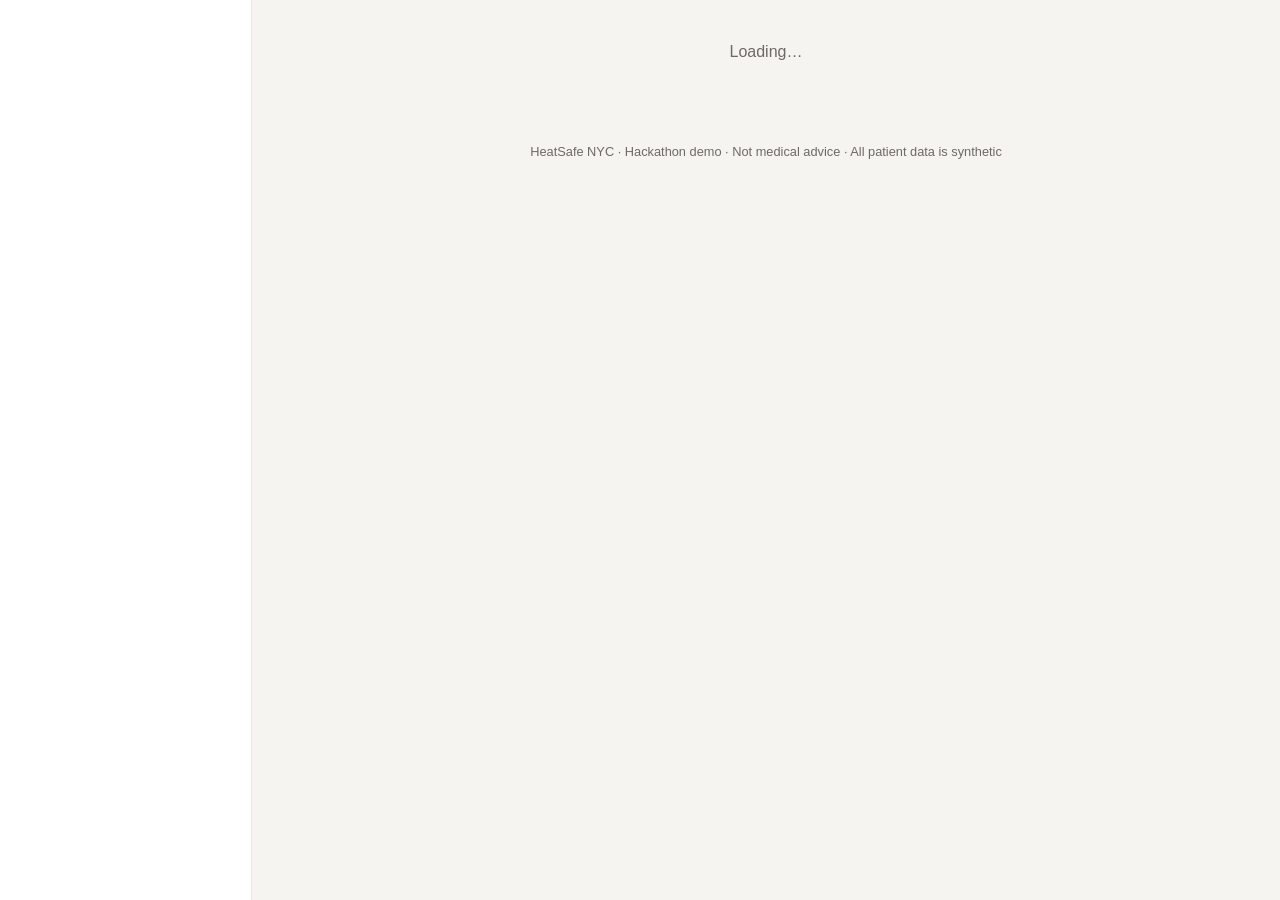
<file: Hackathon 2026 - VScode/index.html>
<!DOCTYPE html>
<html lang="en">
<head>
  <meta charset="UTF-8">
  <title>HeatSafe NYC</title>
  <!-- The real site lives in site/. This just forwards you there. -->
  <meta http-equiv="refresh" content="0; url=site/index.html">
</head>
<body><p><a href="site/index.html">Open HeatSafe NYC →</a></p></body>
</html>
</file>
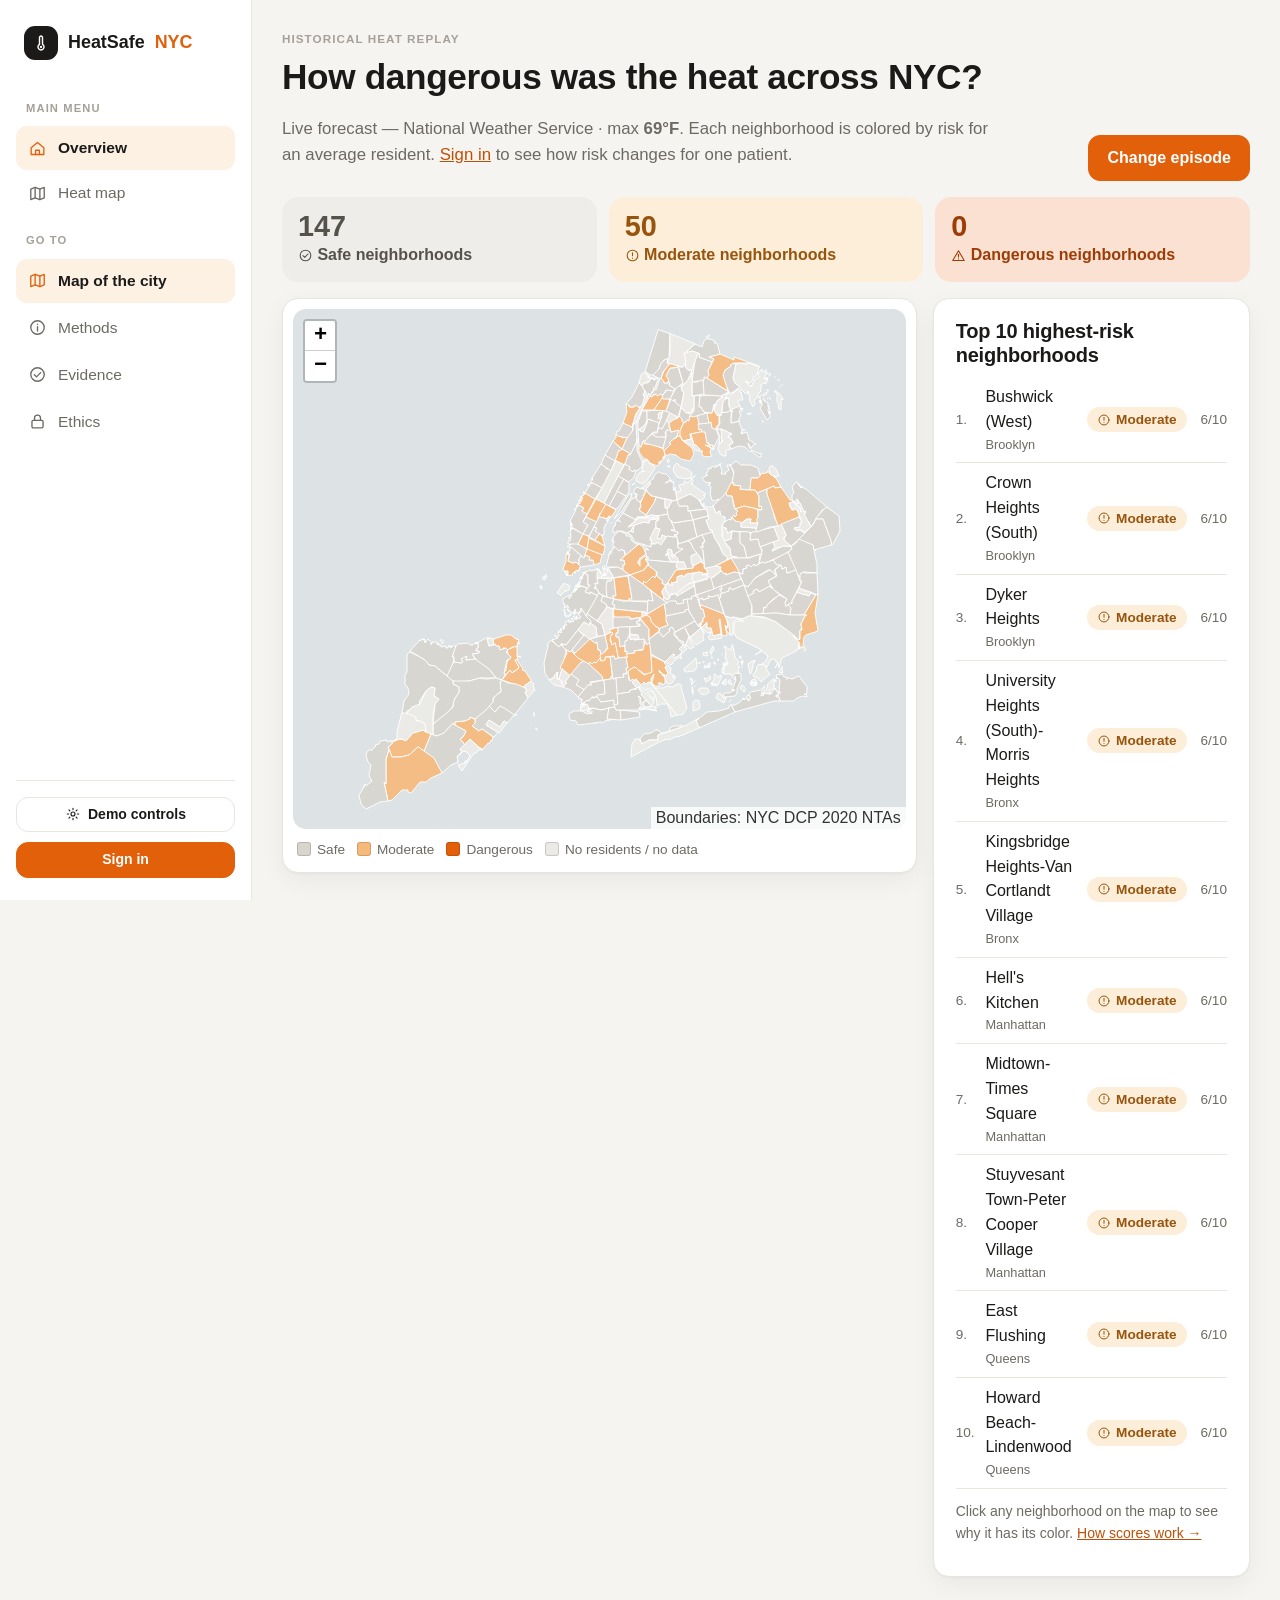
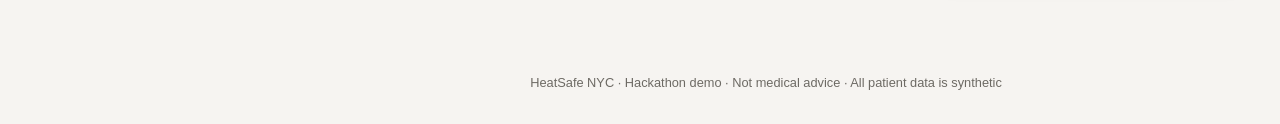
<file: Hackathon 2026 - VScode/site/index.html>
<!DOCTYPE html>
<html lang="en">
<head>
  <meta charset="UTF-8">
  <meta name="viewport" content="width=device-width, initial-scale=1.0">
  <title>HeatSafe NYC</title>
  <meta name="description" content="Hackathon demo: NYC heat risk personalized to each patient's medications and conditions.">
  <link rel="stylesheet" href="vendor/leaflet/leaflet.css">
  <link rel="stylesheet" href="css/style.css">
</head>
<body>
  <a class="skip-link" href="#app">Skip to content</a>
  <div class="shell">
    <!-- Left navigation (becomes a top bar on small screens) -->
    <aside id="sidebar" class="sidebar"></aside>
    <div class="main">
      <main id="app" tabindex="-1"><p class="loading">Loading…</p></main>
      <footer class="site-footer">HeatSafe NYC · Hackathon demo · Not medical advice · All patient data is synthetic</footer>
    </div>
  </div>
  <aside id="drawer" class="drawer" hidden aria-label="Demo controls"></aside>

  <!-- Libraries -->
  <script src="vendor/leaflet/leaflet.js"></script>
  <!-- Data bundle: only used when this file is double-clicked (file://). -->
  <script src="js/data_bundle.js"></script>
  <!-- App -->
  <script src="js/icons.js"></script>
  <script src="js/data.js"></script>
  <script src="js/scoring.js"></script>
  <script src="js/state.js"></script>
  <script src="js/alerts.js"></script>
  <script src="js/router.js"></script>
  <script src="js/ui.js"></script>
  <script src="js/map.js"></script>
  <script src="js/pages/overview.js"></script>
  <script src="js/pages/login.js"></script>
  <script src="js/pages/patient.js"></script>
  <script src="js/pages/care.js"></script>
  <script src="js/pages/chart.js"></script>
  <script src="js/pages/info.js"></script>
  <script src="js/app.js"></script>
</body>
</html>
</file>
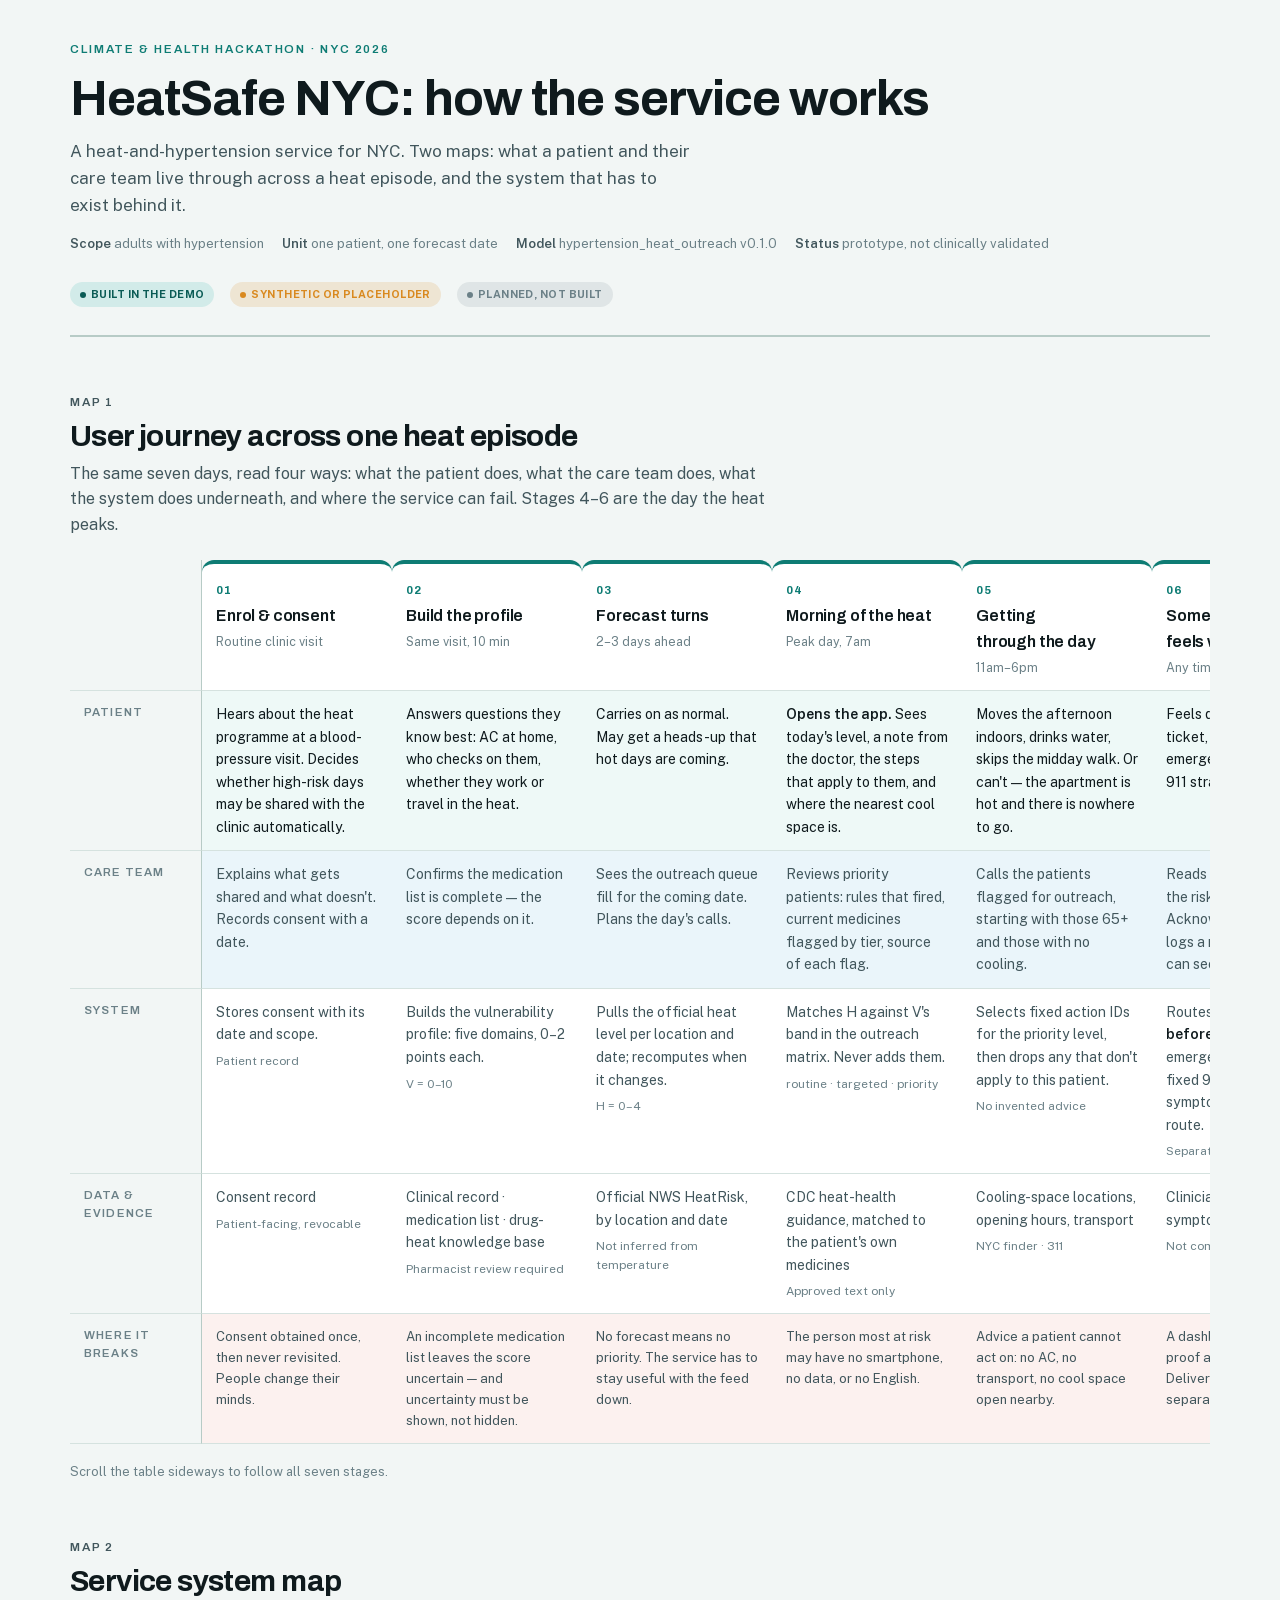
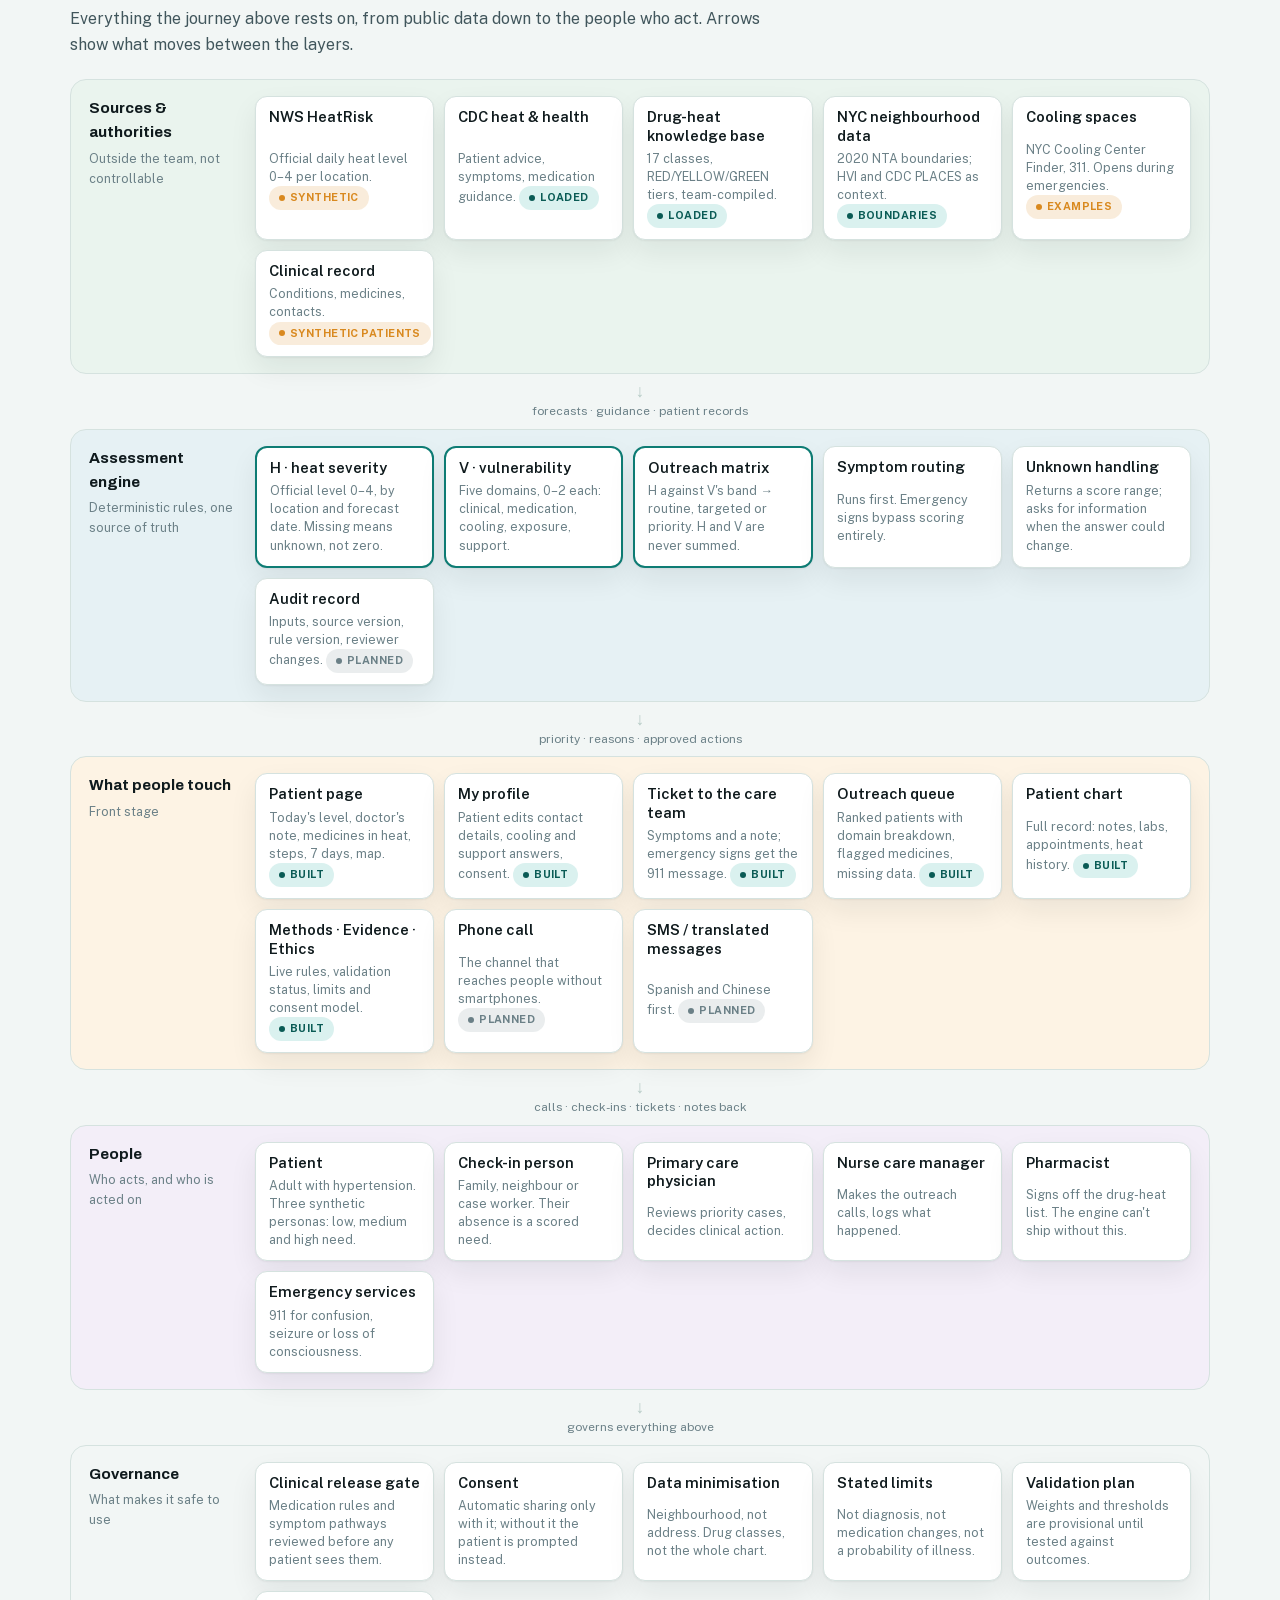
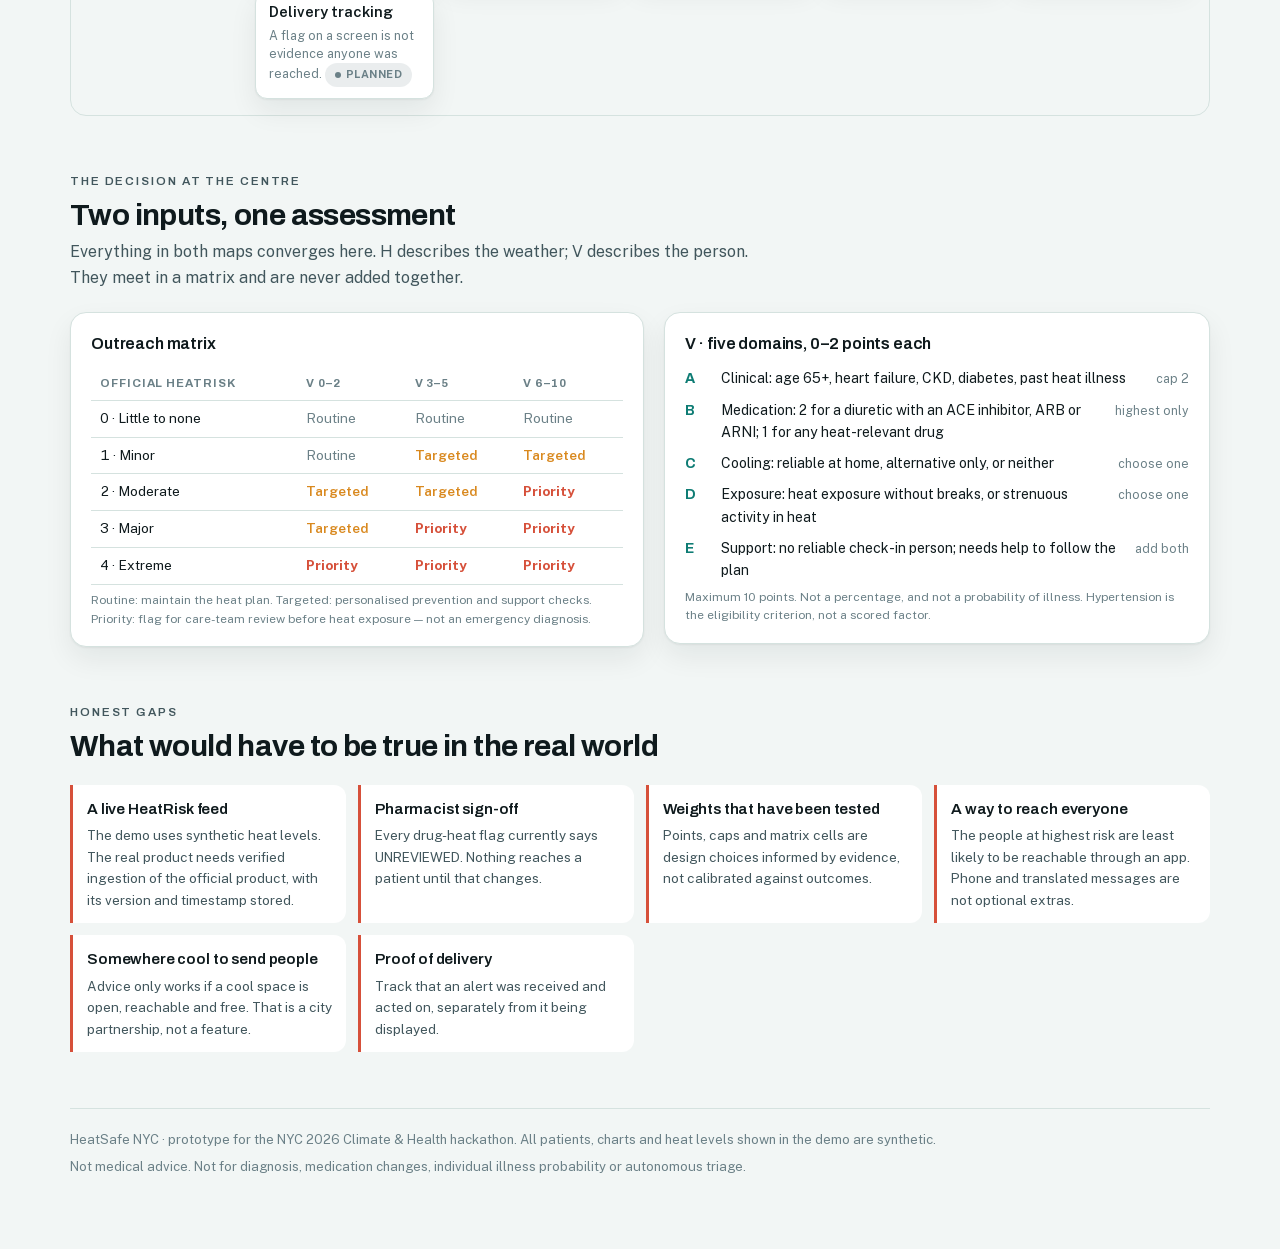
<file: Hackathon 2026 - VScode/docs/service-blueprint.html>
<!DOCTYPE html>
<html lang="en">
<head>
<meta charset="UTF-8">
<meta name="viewport" content="width=device-width, initial-scale=1.0">
<meta name="description" content="User journey and service system map for HeatSafe NYC, a heat-and-hypertension service for the NYC 2026 Climate & Health hackathon.">
<title>HeatSafe Service Blueprint</title>

<style>
  /* Fonts vendored locally (both SIL Open Font License) so this page works offline. */
  @font-face { font-family: "Archivo"; src: url("fonts/archivo.woff2") format("woff2"); font-weight: 400 700; font-display: swap; }
  @font-face { font-family: "Public Sans"; src: url("fonts/publicsans.woff2") format("woff2"); font-weight: 400 700; font-display: swap; }
</style>
<style>
  :root {
    --ink: #0f1a1d;
    --ink-2: #41565c;
    --ink-3: #6b8087;
    --ground: #f2f6f5;
    --surface: #ffffff;
    --surface-2: #e8f1ef;
    --line: #d5e2df;
    --line-strong: #b7cbc6;

    --teal: #0e7c74;
    --teal-deep: #0a5b55;
    --mint: #96d8d0;
    --sage: #a9d46a;
    --sky: #2f97c9;
    --amber: #d9891f;
    --coral: #d6503a;

    --band-source: #eaf4ee;
    --band-engine: #e6f1f4;
    --band-face: #fdf3e4;
    --band-people: #f3eef8;

    --shadow: 0 1px 2px rgba(15, 26, 29, .05), 0 12px 28px rgba(15, 26, 29, .07);
    --radius: 16px;
    --display: "Archivo", "Helvetica Neue", Arial, sans-serif;
    --body: "Public Sans", -apple-system, BlinkMacSystemFont, "Segoe UI", sans-serif;
  }

  @media (prefers-color-scheme: dark) {
    :root:not([data-theme="light"]) {
      --ink: #eaf2f1;
      --ink-2: #a9c0be;
      --ink-3: #7e9a98;
      --ground: #0c1517;
      --surface: #14201f;
      --surface-2: #1b2b29;
      --line: #27403d;
      --line-strong: #37544f;

      --teal: #6fd0c4;
      --teal-deep: #a7e6dc;
      --mint: #2c6d66;
      --sage: #8dbd5a;
      --sky: #6ec3e8;
      --amber: #e9a94f;
      --coral: #ef7d67;

      --band-source: #16241d;
      --band-engine: #132328;
      --band-face: #241e14;
      --band-people: #1e1a26;
      --shadow: 0 1px 2px rgba(0, 0, 0, .4), 0 14px 30px rgba(0, 0, 0, .35);
    }
  }
  :root[data-theme="dark"] {
    --ink: #eaf2f1; --ink-2: #a9c0be; --ink-3: #7e9a98;
    --ground: #0c1517; --surface: #14201f; --surface-2: #1b2b29;
    --line: #27403d; --line-strong: #37544f;
    --teal: #6fd0c4; --teal-deep: #a7e6dc; --mint: #2c6d66; --sage: #8dbd5a;
    --sky: #6ec3e8; --amber: #e9a94f; --coral: #ef7d67;
    --band-source: #16241d; --band-engine: #132328; --band-face: #241e14; --band-people: #1e1a26;
    --shadow: 0 1px 2px rgba(0, 0, 0, .4), 0 14px 30px rgba(0, 0, 0, .35);
  }

  * { box-sizing: border-box; }
  body {
    margin: 0;
    background: var(--ground);
    color: var(--ink);
    font: 400 16px/1.6 var(--body);
    -webkit-font-smoothing: antialiased;
  }
  .wrap { max-width: 1180px; margin: 0 auto; padding-block: 40px 72px; padding-left: 20px; padding-right: 20px; }

  h1, h2, h3 { font-family: var(--display); font-weight: 700; letter-spacing: -0.02em; text-wrap: balance; margin: 0; }
  h1 { font-size: clamp(2rem, 5.4vw, 3.1rem); line-height: 1.02; }
  h2 { font-size: clamp(1.35rem, 3vw, 1.85rem); line-height: 1.1; }
  h3 { font-size: 1.02rem; font-weight: 600; letter-spacing: -0.01em; }
  p { margin: 0; }

  .eyebrow {
    font-family: var(--display); font-size: .74rem; font-weight: 600;
    text-transform: uppercase; letter-spacing: .16em; color: var(--teal);
  }
  .lede { color: var(--ink-2); max-width: 62ch; font-size: 1.06rem; }

  header.page { display: grid; gap: 14px; padding-bottom: 28px; border-bottom: 2px solid var(--line-strong); }
  .meta-row { display: flex; flex-wrap: wrap; gap: 8px 18px; font-size: .82rem; color: var(--ink-3); }
  .meta-row b { color: var(--ink-2); font-weight: 600; }

  section { margin-top: 56px; }
  .sec-head { display: grid; gap: 8px; margin-bottom: 22px; }
  .sec-head p { color: var(--ink-2); max-width: 70ch; }

  /* ---------- status chips ---------- */
  .chip {
    display: inline-flex; align-items: center; gap: 5px;
    font-size: .68rem; font-weight: 700; letter-spacing: .04em; text-transform: uppercase;
    padding: 3px 9px; border-radius: 999px; white-space: nowrap;
    border: 1px solid transparent;
  }
  .chip::before { content: ""; width: 6px; height: 6px; border-radius: 50%; background: currentColor; }
  .chip-built { color: var(--teal-deep); background: color-mix(in srgb, var(--mint) 35%, transparent); }
  .chip-demo { color: var(--amber); background: color-mix(in srgb, var(--amber) 16%, transparent); }
  .chip-planned { color: var(--ink-3); background: color-mix(in srgb, var(--ink-3) 14%, transparent); }
  .legend { display: flex; flex-wrap: wrap; gap: 10px 16px; align-items: center; margin-top: 14px; font-size: .84rem; color: var(--ink-2); }

  /* ---------- journey ---------- */
  .scroller { overflow-x: auto; padding-bottom: 8px; }
  .journey { display: grid; grid-template-columns: 132px repeat(7, minmax(190px, 1fr)); min-width: 1180px; }
  .journey > * { padding: 12px 14px; border-bottom: 1px solid var(--line); }
  .rowhead {
    font-family: var(--display); font-size: .72rem; font-weight: 600; text-transform: uppercase;
    letter-spacing: .1em; color: var(--ink-3); position: sticky; left: 0;
    background: var(--ground); border-right: 1px solid var(--line-strong); z-index: 2;
  }
  .stage-head { background: var(--surface); border-top: 4px solid var(--teal); border-radius: 12px 12px 0 0; }
  .stage-num { font-family: var(--display); font-size: .72rem; font-weight: 700; color: var(--teal); letter-spacing: .1em; }
  .stage-head h3 { margin-top: 2px; }
  .stage-head .when { font-size: .78rem; color: var(--ink-3); margin-top: 3px; }
  .cell { font-size: .88rem; color: var(--ink-2); background: var(--surface); }
  .cell.patient { background: color-mix(in srgb, var(--mint) 16%, var(--surface)); color: var(--ink); }
  .cell.care { background: color-mix(in srgb, var(--sky) 10%, var(--surface)); }
  .cell.system { background: var(--surface); font-family: var(--body); }
  .cell.risk { background: color-mix(in srgb, var(--coral) 8%, var(--surface)); font-size: .82rem; }
  .cell b { color: var(--ink); font-weight: 600; }
  .cell ul { margin: 0; padding-left: 16px; }
  .cell li + li { margin-top: 4px; }
  .tiny { font-size: .74rem; color: var(--ink-3); display: block; margin-top: 6px; }
  .hint { font-size: .8rem; color: var(--ink-3); margin-top: 10px; }

  /* ---------- system map ---------- */
  .bands { display: grid; gap: 0; }
  .band {
    border: 1px solid var(--line); border-radius: var(--radius); padding: 16px 18px;
    display: grid; grid-template-columns: 148px 1fr; gap: 18px; align-items: start;
  }
  .band + .arrow { justify-self: center; }
  .band-label { display: grid; gap: 4px; }
  .band-label .t { font-family: var(--display); font-weight: 700; font-size: .95rem; }
  .band-label .s { font-size: .78rem; color: var(--ink-3); }
  .band-sources { background: var(--band-source); }
  .band-engine { background: var(--band-engine); }
  .band-face { background: var(--band-face); }
  .band-people { background: var(--band-people); }
  .tiles { display: grid; grid-template-columns: repeat(auto-fit, minmax(178px, 1fr)); gap: 10px; }
  .tile {
    background: var(--surface); border: 1px solid var(--line); border-radius: 12px; padding: 11px 13px;
    display: grid; gap: 5px; box-shadow: var(--shadow);
  }
  .tile .n { font-weight: 600; font-size: .92rem; line-height: 1.25; }
  .tile .d { font-size: .78rem; color: var(--ink-3); line-height: 1.45; }
  .tile.keystone { border-color: var(--teal); border-width: 2px; }
  .arrow {
    display: grid; place-items: center; gap: 2px; padding: 8px 0;
    font-size: .74rem; color: var(--ink-3); text-align: center;
  }
  .arrow::before { content: "↓"; font-size: 1.1rem; color: var(--line-strong); line-height: 1; }

  /* ---------- matrix ---------- */
  .two-col { display: grid; grid-template-columns: minmax(0, 1.05fr) minmax(0, 1fr); gap: 20px; align-items: start; }
  .panel { background: var(--surface); border: 1px solid var(--line); border-radius: var(--radius); padding: 18px 20px; box-shadow: var(--shadow); }
  .panel h3 { margin-bottom: 10px; }
  table { border-collapse: collapse; width: 100%; font-size: .85rem; font-variant-numeric: tabular-nums; }
  th, td { padding: 7px 9px; text-align: left; border-bottom: 1px solid var(--line); }
  thead th { font-family: var(--display); font-size: .72rem; text-transform: uppercase; letter-spacing: .08em; color: var(--ink-3); }
  td.p-routine { color: var(--ink-3); }
  td.p-targeted { color: var(--amber); font-weight: 600; }
  td.p-priority { color: var(--coral); font-weight: 700; }
  .domains { display: grid; gap: 8px; margin: 0; padding: 0; list-style: none; }
  .domains li { display: grid; grid-template-columns: 26px 1fr auto; gap: 10px; align-items: baseline; font-size: .88rem; }
  .domains .k { font-family: var(--display); font-weight: 700; color: var(--teal); }
  .domains .pts { font-size: .76rem; color: var(--ink-3); }

  .gaps { display: grid; grid-template-columns: repeat(auto-fit, minmax(240px, 1fr)); gap: 12px; }
  .gap { border-left: 3px solid var(--coral); background: var(--surface); border-radius: 0 12px 12px 0; padding: 12px 14px; }
  .gap h3 { font-size: .95rem; margin-bottom: 4px; }
  .gap p { font-size: .84rem; color: var(--ink-2); }

  footer { margin-top: 56px; padding-top: 20px; border-top: 1px solid var(--line); font-size: .82rem; color: var(--ink-3); display: grid; gap: 6px; }

  @media (max-width: 760px) {
    .two-col { grid-template-columns: 1fr; }
    .band { grid-template-columns: 1fr; gap: 12px; }
  }
</style>
<style>
  /* Local copy: the artifact host normally supplies these basics. */
  html { -webkit-text-size-adjust: 100%; }
  img { max-width: 100%; }
  @media print {
    body { background: #fff; }
    .scroller { overflow: visible; }
    .journey { min-width: 0; }
    section { break-inside: avoid; }
  }
</style>
</head>
<body>


<div class="wrap">
  <header class="page">
    <p class="eyebrow">Climate &amp; Health Hackathon · NYC 2026</p>
    <h1>HeatSafe NYC: how the service works</h1>
    <p class="lede">A heat-and-hypertension service for NYC. Two maps: what a patient and their care team live through across a heat episode, and the system that has to exist behind it.</p>
    <div class="meta-row">
      <span><b>Scope</b> adults with hypertension</span>
      <span><b>Unit</b> one patient, one forecast date</span>
      <span><b>Model</b> hypertension_heat_outreach v0.1.0</span>
      <span><b>Status</b> prototype, not clinically validated</span>
    </div>
    <div class="legend">
      <span class="chip chip-built">Built in the demo</span>
      <span class="chip chip-demo">Synthetic or placeholder</span>
      <span class="chip chip-planned">Planned, not built</span>
    </div>
  </header>

  <section>
    <div class="sec-head">
      <p class="eyebrow">Map 1</p>
      <h2>User journey across one heat episode</h2>
      <p>The same seven days, read four ways: what the patient does, what the care team does, what the system does underneath, and where the service can fail. Stages 4–6 are the day the heat peaks.</p>
    </div>

    <div class="scroller">
      <div class="journey">
        <div class="rowhead" style="border-top:0"></div>
        <div class="stage-head"><span class="stage-num">01</span><h3>Enrol &amp; consent</h3><p class="when">Routine clinic visit</p></div>
        <div class="stage-head"><span class="stage-num">02</span><h3>Build the profile</h3><p class="when">Same visit, 10 min</p></div>
        <div class="stage-head"><span class="stage-num">03</span><h3>Forecast turns</h3><p class="when">2–3 days ahead</p></div>
        <div class="stage-head"><span class="stage-num">04</span><h3>Morning of the heat</h3><p class="when">Peak day, 7am</p></div>
        <div class="stage-head"><span class="stage-num">05</span><h3>Getting through the day</h3><p class="when">11am–6pm</p></div>
        <div class="stage-head"><span class="stage-num">06</span><h3>Something feels wrong</h3><p class="when">Any time</p></div>
        <div class="stage-head"><span class="stage-num">07</span><h3>After the episode</h3><p class="when">Days later</p></div>

        <div class="rowhead">Patient</div>
        <div class="cell patient">Hears about the heat programme at a blood-pressure visit. Decides whether high-risk days may be shared with the clinic automatically.</div>
        <div class="cell patient">Answers questions they know best: AC at home, who checks on them, whether they work or travel in the heat.</div>
        <div class="cell patient">Carries on as normal. May get a heads-up that hot days are coming.</div>
        <div class="cell patient"><b>Opens the app.</b> Sees today's level, a note from the doctor, the steps that apply to them, and where the nearest cool space is.</div>
        <div class="cell patient">Moves the afternoon indoors, drinks water, skips the midday walk. Or can't — the apartment is hot and there is nowhere to go.</div>
        <div class="cell patient">Feels dizzy. Submits a ticket, or in an emergency is told to call 911 straight away.</div>
        <div class="cell patient">Gets a call or a note back. Updates their profile if something changed — a new AC unit, a new number.</div>

        <div class="rowhead">Care team</div>
        <div class="cell care">Explains what gets shared and what doesn't. Records consent with a date.</div>
        <div class="cell care">Confirms the medication list is complete — the score depends on it.</div>
        <div class="cell care">Sees the outreach queue fill for the coming date. Plans the day's calls.</div>
        <div class="cell care">Reviews priority patients: rules that fired, current medicines flagged by tier, source of each flag.</div>
        <div class="cell care">Calls the patients flagged for outreach, starting with those 65+ and those with no cooling.</div>
        <div class="cell care">Reads the ticket beside the risk picture. Acknowledges, calls, logs a note the patient can see.</div>
        <div class="cell care">Reviews what happened. Adjusts the heat plan at the next visit.</div>

        <div class="rowhead">System</div>
        <div class="cell system">Stores consent with its date and scope.<span class="tiny">Patient record</span></div>
        <div class="cell system">Builds the vulnerability profile: five domains, 0–2 points each.<span class="tiny">V = 0–10</span></div>
        <div class="cell system">Pulls the official heat level per location and date; recomputes when it changes.<span class="tiny">H = 0–4</span></div>
        <div class="cell system">Matches H against V's band in the outreach matrix. Never adds them.<span class="tiny">routine · targeted · priority</span></div>
        <div class="cell system">Selects fixed action IDs for the priority level, then drops any that don't apply to this patient.<span class="tiny">No invented advice</span></div>
        <div class="cell system">Routes symptoms <b>before</b> scoring: emergency signs get a fixed 911 message, other symptoms a review route.<span class="tiny">Separate from priority</span></div>
        <div class="cell system">Stores the input snapshot, source version, rule version and any reviewer change.<span class="tiny">Audit trail</span></div>

        <div class="rowhead">Data &amp; evidence</div>
        <div class="cell">Consent record<span class="tiny">Patient-facing, revocable</span></div>
        <div class="cell">Clinical record · medication list · drug-heat knowledge base<span class="tiny">Pharmacist review required</span></div>
        <div class="cell">Official NWS HeatRisk, by location and date<span class="tiny">Not inferred from temperature</span></div>
        <div class="cell">CDC heat-health guidance, matched to the patient's own medicines<span class="tiny">Approved text only</span></div>
        <div class="cell">Cooling-space locations, opening hours, transport<span class="tiny">NYC finder · 311</span></div>
        <div class="cell">Clinician-approved symptom pathway<span class="tiny">Not comprehensive triage</span></div>
        <div class="cell">Outcome measures: calls made, time to acknowledge, heat-related ED visits<span class="tiny">Validation plan</span></div>

        <div class="rowhead">Where it breaks</div>
        <div class="cell risk">Consent obtained once, then never revisited. People change their minds.</div>
        <div class="cell risk">An incomplete medication list leaves the score uncertain — and uncertainty must be shown, not hidden.</div>
        <div class="cell risk">No forecast means no priority. The service has to stay useful with the feed down.</div>
        <div class="cell risk">The person most at risk may have no smartphone, no data, or no English.</div>
        <div class="cell risk">Advice a patient cannot act on: no AC, no transport, no cool space open nearby.</div>
        <div class="cell risk">A dashboard flag is not proof anyone read it. Delivery must be tracked separately.</div>
        <div class="cell risk">Alert fatigue. Too many days flagged and the next one gets ignored.</div>
      </div>
    </div>
    <p class="hint">Scroll the table sideways to follow all seven stages.</p>
  </section>

  <section>
    <div class="sec-head">
      <p class="eyebrow">Map 2</p>
      <h2>Service system map</h2>
      <p>Everything the journey above rests on, from public data down to the people who act. Arrows show what moves between the layers.</p>
    </div>

    <div class="bands">
      <div class="band band-sources">
        <div class="band-label"><span class="t">Sources &amp; authorities</span><span class="s">Outside the team, not controllable</span></div>
        <div class="tiles">
          <div class="tile"><span class="n">NWS HeatRisk</span><span class="d">Official daily heat level 0–4 per location. <span class="chip chip-demo">synthetic</span></span></div>
          <div class="tile"><span class="n">CDC heat &amp; health</span><span class="d">Patient advice, symptoms, medication guidance. <span class="chip chip-built">loaded</span></span></div>
          <div class="tile"><span class="n">Drug-heat knowledge base</span><span class="d">17 classes, RED/YELLOW/GREEN tiers, team-compiled. <span class="chip chip-built">loaded</span></span></div>
          <div class="tile"><span class="n">NYC neighbourhood data</span><span class="d">2020 NTA boundaries; HVI and CDC PLACES as context. <span class="chip chip-built">boundaries</span></span></div>
          <div class="tile"><span class="n">Cooling spaces</span><span class="d">NYC Cooling Center Finder, 311. Opens during emergencies. <span class="chip chip-demo">examples</span></span></div>
          <div class="tile"><span class="n">Clinical record</span><span class="d">Conditions, medicines, contacts. <span class="chip chip-demo">synthetic patients</span></span></div>
        </div>
      </div>

      <div class="arrow">forecasts · guidance · patient records</div>

      <div class="band band-engine">
        <div class="band-label"><span class="t">Assessment engine</span><span class="s">Deterministic rules, one source of truth</span></div>
        <div class="tiles">
          <div class="tile keystone"><span class="n">H · heat severity</span><span class="d">Official level 0–4, by location and forecast date. Missing means unknown, not zero.</span></div>
          <div class="tile keystone"><span class="n">V · vulnerability</span><span class="d">Five domains, 0–2 each: clinical, medication, cooling, exposure, support.</span></div>
          <div class="tile keystone"><span class="n">Outreach matrix</span><span class="d">H against V's band → routine, targeted or priority. H and V are never summed.</span></div>
          <div class="tile"><span class="n">Symptom routing</span><span class="d">Runs first. Emergency signs bypass scoring entirely.</span></div>
          <div class="tile"><span class="n">Unknown handling</span><span class="d">Returns a score range; asks for information when the answer could change.</span></div>
          <div class="tile"><span class="n">Audit record</span><span class="d">Inputs, source version, rule version, reviewer changes. <span class="chip chip-planned">planned</span></span></div>
        </div>
      </div>

      <div class="arrow">priority · reasons · approved actions</div>

      <div class="band band-face">
        <div class="band-label"><span class="t">What people touch</span><span class="s">Front stage</span></div>
        <div class="tiles">
          <div class="tile"><span class="n">Patient page</span><span class="d">Today's level, doctor's note, medicines in heat, steps, 7 days, map. <span class="chip chip-built">built</span></span></div>
          <div class="tile"><span class="n">My profile</span><span class="d">Patient edits contact details, cooling and support answers, consent. <span class="chip chip-built">built</span></span></div>
          <div class="tile"><span class="n">Ticket to the care team</span><span class="d">Symptoms and a note; emergency signs get the 911 message. <span class="chip chip-built">built</span></span></div>
          <div class="tile"><span class="n">Outreach queue</span><span class="d">Ranked patients with domain breakdown, flagged medicines, missing data. <span class="chip chip-built">built</span></span></div>
          <div class="tile"><span class="n">Patient chart</span><span class="d">Full record: notes, labs, appointments, heat history. <span class="chip chip-built">built</span></span></div>
          <div class="tile"><span class="n">Methods · Evidence · Ethics</span><span class="d">Live rules, validation status, limits and consent model. <span class="chip chip-built">built</span></span></div>
          <div class="tile"><span class="n">Phone call</span><span class="d">The channel that reaches people without smartphones. <span class="chip chip-planned">planned</span></span></div>
          <div class="tile"><span class="n">SMS / translated messages</span><span class="d">Spanish and Chinese first. <span class="chip chip-planned">planned</span></span></div>
        </div>
      </div>

      <div class="arrow">calls · check-ins · tickets · notes back</div>

      <div class="band band-people">
        <div class="band-label"><span class="t">People</span><span class="s">Who acts, and who is acted on</span></div>
        <div class="tiles">
          <div class="tile"><span class="n">Patient</span><span class="d">Adult with hypertension. Three synthetic personas: low, medium and high need.</span></div>
          <div class="tile"><span class="n">Check-in person</span><span class="d">Family, neighbour or case worker. Their absence is a scored need.</span></div>
          <div class="tile"><span class="n">Primary care physician</span><span class="d">Reviews priority cases, decides clinical action.</span></div>
          <div class="tile"><span class="n">Nurse care manager</span><span class="d">Makes the outreach calls, logs what happened.</span></div>
          <div class="tile"><span class="n">Pharmacist</span><span class="d">Signs off the drug-heat list. The engine can't ship without this.</span></div>
          <div class="tile"><span class="n">Emergency services</span><span class="d">911 for confusion, seizure or loss of consciousness.</span></div>
        </div>
      </div>

      <div class="arrow">governs everything above</div>

      <div class="band">
        <div class="band-label"><span class="t">Governance</span><span class="s">What makes it safe to use</span></div>
        <div class="tiles">
          <div class="tile"><span class="n">Clinical release gate</span><span class="d">Medication rules and symptom pathways reviewed before any patient sees them.</span></div>
          <div class="tile"><span class="n">Consent</span><span class="d">Automatic sharing only with it; without it the patient is prompted instead.</span></div>
          <div class="tile"><span class="n">Data minimisation</span><span class="d">Neighbourhood, not address. Drug classes, not the whole chart.</span></div>
          <div class="tile"><span class="n">Stated limits</span><span class="d">Not diagnosis, not medication changes, not a probability of illness.</span></div>
          <div class="tile"><span class="n">Validation plan</span><span class="d">Weights and thresholds are provisional until tested against outcomes.</span></div>
          <div class="tile"><span class="n">Delivery tracking</span><span class="d">A flag on a screen is not evidence anyone was reached. <span class="chip chip-planned">planned</span></span></div>
        </div>
      </div>
    </div>
  </section>

  <section>
    <div class="sec-head">
      <p class="eyebrow">The decision at the centre</p>
      <h2>Two inputs, one assessment</h2>
      <p>Everything in both maps converges here. H describes the weather; V describes the person. They meet in a matrix and are never added together.</p>
    </div>

    <div class="two-col">
      <div class="panel">
        <h3>Outreach matrix</h3>
        <table>
          <thead>
            <tr><th>Official HeatRisk</th><th>V 0–2</th><th>V 3–5</th><th>V 6–10</th></tr>
          </thead>
          <tbody>
            <tr><td>0 · Little to none</td><td class="p-routine">Routine</td><td class="p-routine">Routine</td><td class="p-routine">Routine</td></tr>
            <tr><td>1 · Minor</td><td class="p-routine">Routine</td><td class="p-targeted">Targeted</td><td class="p-targeted">Targeted</td></tr>
            <tr><td>2 · Moderate</td><td class="p-targeted">Targeted</td><td class="p-targeted">Targeted</td><td class="p-priority">Priority</td></tr>
            <tr><td>3 · Major</td><td class="p-targeted">Targeted</td><td class="p-priority">Priority</td><td class="p-priority">Priority</td></tr>
            <tr><td>4 · Extreme</td><td class="p-priority">Priority</td><td class="p-priority">Priority</td><td class="p-priority">Priority</td></tr>
          </tbody>
        </table>
        <p class="tiny">Routine: maintain the heat plan. Targeted: personalised prevention and support checks. Priority: flag for care-team review before heat exposure — not an emergency diagnosis.</p>
      </div>

      <div class="panel">
        <h3>V · five domains, 0–2 points each</h3>
        <ul class="domains">
          <li><span class="k">A</span><span>Clinical: age 65+, heart failure, CKD, diabetes, past heat illness</span><span class="pts">cap 2</span></li>
          <li><span class="k">B</span><span>Medication: 2 for a diuretic with an ACE inhibitor, ARB or ARNI; 1 for any heat-relevant drug</span><span class="pts">highest only</span></li>
          <li><span class="k">C</span><span>Cooling: reliable at home, alternative only, or neither</span><span class="pts">choose one</span></li>
          <li><span class="k">D</span><span>Exposure: heat exposure without breaks, or strenuous activity in heat</span><span class="pts">choose one</span></li>
          <li><span class="k">E</span><span>Support: no reliable check-in person; needs help to follow the plan</span><span class="pts">add both</span></li>
        </ul>
        <p class="tiny">Maximum 10 points. Not a percentage, and not a probability of illness. Hypertension is the eligibility criterion, not a scored factor.</p>
      </div>
    </div>
  </section>

  <section>
    <div class="sec-head">
      <p class="eyebrow">Honest gaps</p>
      <h2>What would have to be true in the real world</h2>
    </div>
    <div class="gaps">
      <div class="gap"><h3>A live HeatRisk feed</h3><p>The demo uses synthetic heat levels. The real product needs verified ingestion of the official product, with its version and timestamp stored.</p></div>
      <div class="gap"><h3>Pharmacist sign-off</h3><p>Every drug-heat flag currently says UNREVIEWED. Nothing reaches a patient until that changes.</p></div>
      <div class="gap"><h3>Weights that have been tested</h3><p>Points, caps and matrix cells are design choices informed by evidence, not calibrated against outcomes.</p></div>
      <div class="gap"><h3>A way to reach everyone</h3><p>The people at highest risk are least likely to be reachable through an app. Phone and translated messages are not optional extras.</p></div>
      <div class="gap"><h3>Somewhere cool to send people</h3><p>Advice only works if a cool space is open, reachable and free. That is a city partnership, not a feature.</p></div>
      <div class="gap"><h3>Proof of delivery</h3><p>Track that an alert was received and acted on, separately from it being displayed.</p></div>
    </div>
  </section>

  <footer>
    <p>HeatSafe NYC · prototype for the NYC 2026 Climate &amp; Health hackathon. All patients, charts and heat levels shown in the demo are synthetic.</p>
    <p>Not medical advice. Not for diagnosis, medication changes, individual illness probability or autonomous triage.</p>
  </footer>
</div>

</body>
</html>
</file>
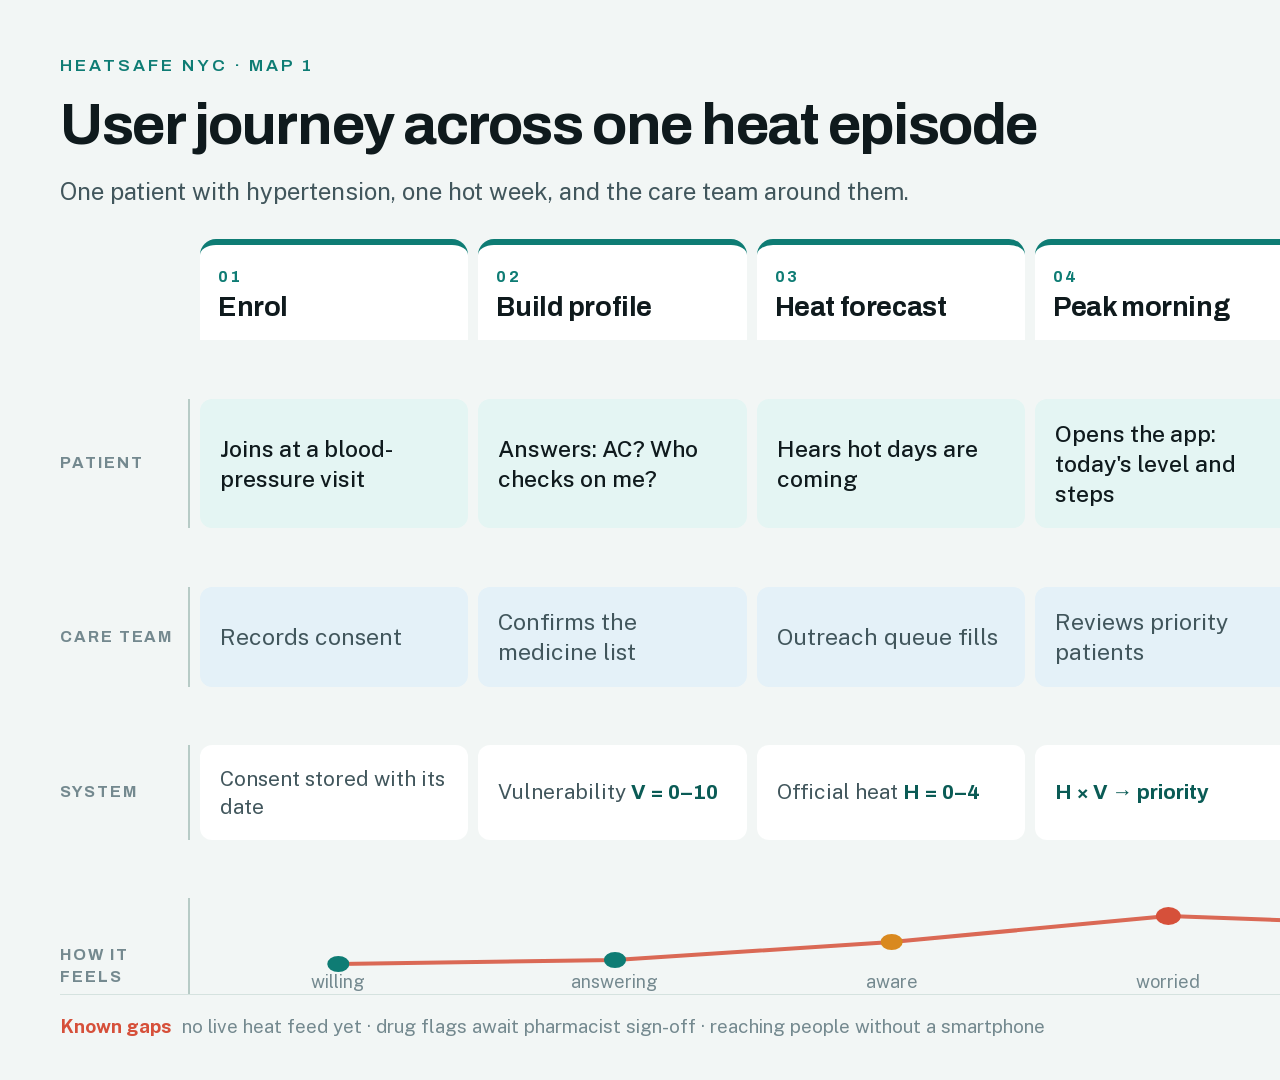
<file: Hackathon 2026 - VScode/docs/slide-journey.html>
<!DOCTYPE html>
<html lang="en">
<head>
<meta charset="UTF-8">
<title>HeatSafe — user journey slide</title>
<style>
  /* Slide source for Demostration/user-journey-map.jpg — 1920 x 1080.
     Kept deliberately short: a judge should be able to read the whole slide in about 15 seconds.
     Edit this file, then re-run:  python3 scripts/make_slides.py  */
  @font-face { font-family: "Archivo"; src: url("fonts/archivo.woff2") format("woff2"); font-weight: 400 700; }
  @font-face { font-family: "Public Sans"; src: url("fonts/publicsans.woff2") format("woff2"); font-weight: 400 700; }

  :root {
    --ink: #0f1a1d; --ink-2: #41565c; --ink-3: #74898f;
    --ground: #f2f6f5; --surface: #ffffff; --line: #d5e2df; --line-strong: #b7cbc6;
    --teal: #0e7c74; --teal-deep: #0a5b55; --mint: #96d8d0;
    --sky: #2f97c9; --amber: #d9891f; --coral: #d6503a;
    --display: "Archivo", "Helvetica Neue", Arial, sans-serif;
    --body: "Public Sans", -apple-system, "Segoe UI", sans-serif;
  }
  * { box-sizing: border-box; }
  body {
    margin: 0; width: 1920px; height: 1080px; overflow: hidden;
    background: var(--ground); color: var(--ink); font: 400 20px/1.4 var(--body);
    -webkit-font-smoothing: antialiased;
    display: grid; grid-template-rows: auto 1fr auto; padding: 54px 60px 40px;
  }
  header { padding-bottom: 30px; }
  .eyebrow { font-family: var(--display); font-size: 17px; font-weight: 600; letter-spacing: .18em; text-transform: uppercase; color: var(--teal); margin: 0; }
  h1 { font-family: var(--display); font-size: 58px; letter-spacing: -0.025em; margin: 6px 0 0; }
  .sub { color: var(--ink-2); font-size: 24px; margin: 10px 0 0; }

  .grid {
    display: grid; grid-template-columns: 130px repeat(6, 1fr); gap: 10px;
    align-content: space-between;
  }
  .stage { background: var(--surface); border-radius: 16px 16px 0 0; border-top: 6px solid var(--teal); padding: 16px 18px 18px; }
  .stage .n { font-family: var(--display); font-weight: 700; font-size: 16px; letter-spacing: .14em; color: var(--teal); }
  .stage h2 { font-family: var(--display); font-size: 27px; margin: 4px 0 0; letter-spacing: -0.015em; line-height: 1.1; }

  .rowhead {
    font-family: var(--display); font-size: 16px; font-weight: 700; text-transform: uppercase; letter-spacing: .12em;
    color: var(--ink-3); display: flex; align-items: center; padding-right: 14px;
    border-right: 2px solid var(--line-strong);
  }
  .cell { padding: 20px 20px; font-size: 23px; line-height: 1.3; border-radius: 12px; display: flex; align-items: center; }
  .r-patient { background: color-mix(in srgb, var(--mint) 26%, var(--surface)); font-weight: 500; }
  .r-care { background: color-mix(in srgb, var(--sky) 13%, var(--surface)); color: var(--ink-2); }
  .r-system { background: var(--surface); color: var(--ink-2); font-size: 21px; }
  .r-system b { font-family: var(--display); color: var(--teal-deep); font-weight: 700; }

  .feel { grid-column: 2 / -1; height: 96px; position: relative; }
  .feel svg { position: absolute; inset: 0; width: 100%; height: 100%; }
  .feel .labels { position: absolute; inset: 0; display: grid; grid-template-columns: repeat(6, 1fr); align-items: end; }
  .feel .labels span { font-size: 18px; color: var(--ink-3); text-align: center; }
  .feelhead {
    font-family: var(--display); font-size: 16px; font-weight: 700; text-transform: uppercase; letter-spacing: .12em;
    color: var(--ink-3); display: flex; align-items: flex-end; padding: 0 14px 6px 0; border-right: 2px solid var(--line-strong);
  }

  footer { display: flex; justify-content: space-between; align-items: center; gap: 40px; font-size: 19px; color: var(--ink-3); border-top: 1px solid var(--line); padding-top: 18px; }
  footer b { color: var(--coral); font-weight: 700; }
</style>
</head>
<body>
  <header>
    <p class="eyebrow">HeatSafe NYC · Map 1</p>
    <h1>User journey across one heat episode</h1>
    <p class="sub">One patient with hypertension, one hot week, and the care team around them.</p>
  </header>

  <div class="grid">
    <div></div>
    <div class="stage"><span class="n">01</span><h2>Enrol</h2></div>
    <div class="stage"><span class="n">02</span><h2>Build profile</h2></div>
    <div class="stage"><span class="n">03</span><h2>Heat forecast</h2></div>
    <div class="stage"><span class="n">04</span><h2>Peak morning</h2></div>
    <div class="stage"><span class="n">05</span><h2>Through the day</h2></div>
    <div class="stage"><span class="n">06</span><h2>Follow-up</h2></div>

    <div class="rowhead">Patient</div>
    <div class="cell r-patient">Joins at a blood-pressure visit</div>
    <div class="cell r-patient">Answers: AC? Who checks on me?</div>
    <div class="cell r-patient">Hears hot days are coming</div>
    <div class="cell r-patient">Opens the app: today's level and steps</div>
    <div class="cell r-patient">Stays cool — or sends a ticket</div>
    <div class="cell r-patient">Gets a call and a note back</div>

    <div class="rowhead">Care team</div>
    <div class="cell r-care">Records consent</div>
    <div class="cell r-care">Confirms the medicine list</div>
    <div class="cell r-care">Outreach queue fills</div>
    <div class="cell r-care">Reviews priority patients</div>
    <div class="cell r-care">Calls 65+ and no-AC first</div>
    <div class="cell r-care">Updates the heat plan</div>

    <div class="rowhead">System</div>
    <div class="cell r-system">Consent stored with its date</div>
    <div class="cell r-system"><span>Vulnerability <b>V = 0–10</b></span></div>
    <div class="cell r-system"><span>Official heat <b>H = 0–4</b></span></div>
    <div class="cell r-system"><b>H × V → priority</b></div>
    <div class="cell r-system">Symptoms routed first</div>
    <div class="cell r-system">Audit trail kept</div>

    <div class="feelhead">How it feels</div>
    <div class="feel">
      <svg viewBox="0 0 1200 96" preserveAspectRatio="none" aria-hidden="true">
        <polyline points="100,66 300,62 500,44 700,18 900,28 1100,68"
                  fill="none" stroke="#d6503a" stroke-width="4" stroke-linecap="round" stroke-linejoin="round" opacity=".85"/>
        <circle cx="100" cy="66" r="8" fill="#0e7c74"/><circle cx="300" cy="62" r="8" fill="#0e7c74"/>
        <circle cx="500" cy="44" r="8" fill="#d9891f"/><circle cx="700" cy="18" r="9" fill="#d6503a"/>
        <circle cx="900" cy="28" r="8" fill="#d9891f"/><circle cx="1100" cy="68" r="8" fill="#0e7c74"/>
      </svg>
      <div class="labels">
        <span>willing</span><span>answering</span><span>aware</span>
        <span>worried</span><span>coping, or stuck</span><span>looked after</span>
      </div>
    </div>
  </div>

  <footer>
    <div><b>Known gaps</b> &nbsp;no live heat feed yet · drug flags await pharmacist sign-off · reaching people without a smartphone</div>
    <div>Prototype · synthetic data · not medical advice</div>
  </footer>
</body>
</html>
</file>
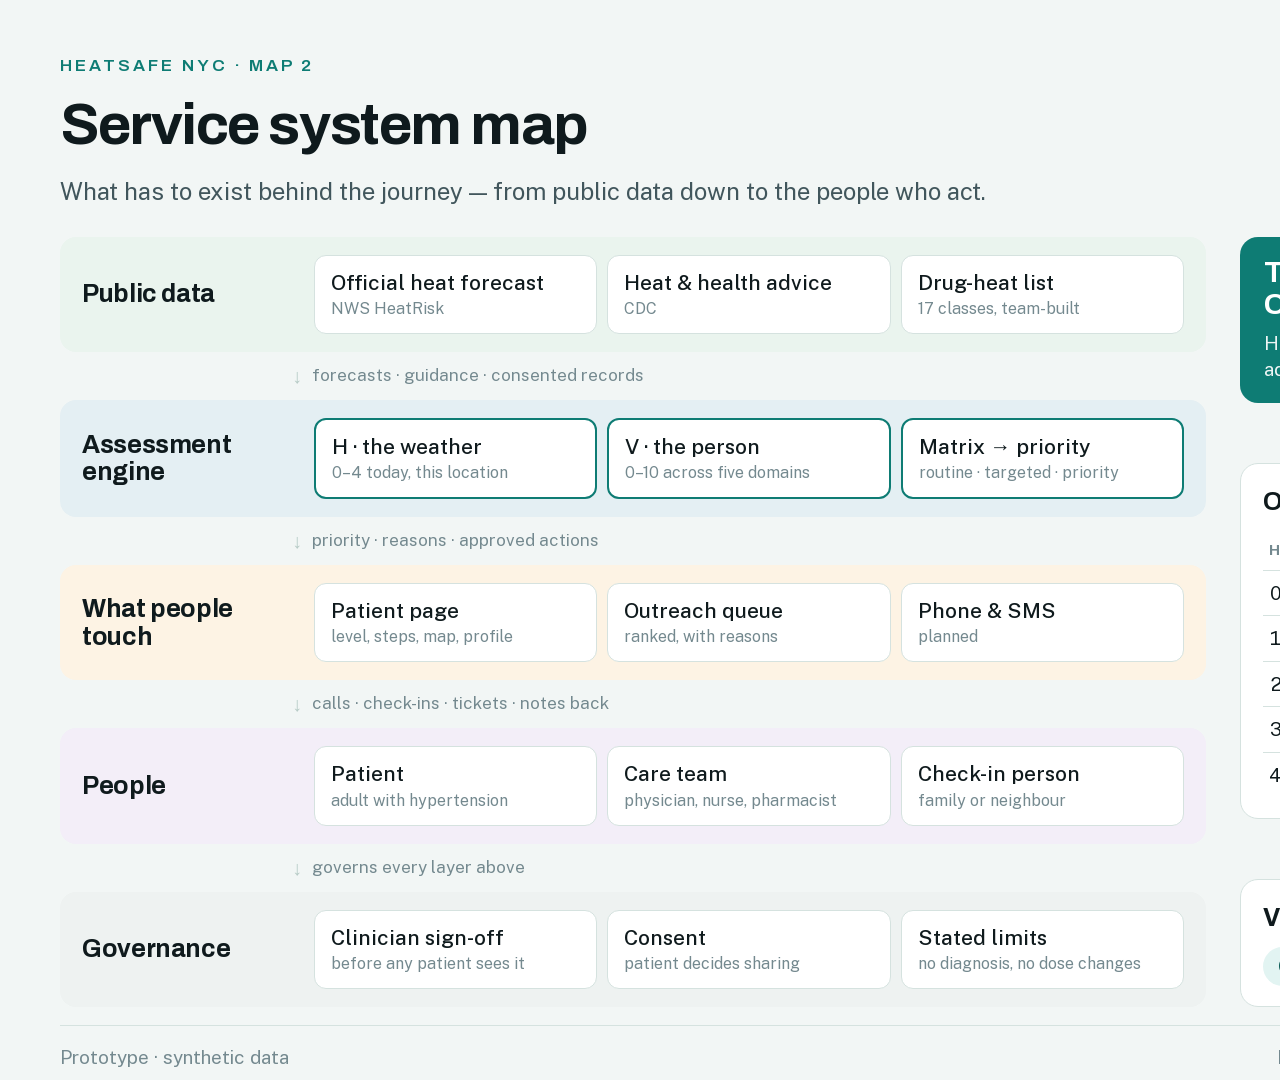
<file: Hackathon 2026 - VScode/docs/slide-system.html>
<!DOCTYPE html>
<html lang="en">
<head>
<meta charset="UTF-8">
<title>HeatSafe — service system slide</title>
<style>
  /* Slide source for Demostration/service-system-map.jpg — 1920 x 1080.
     Kept deliberately short: a judge should be able to read the whole slide in about 15 seconds.
     Edit this file, then re-run:  python3 scripts/make_slides.py  */
  @font-face { font-family: "Archivo"; src: url("fonts/archivo.woff2") format("woff2"); font-weight: 400 700; }
  @font-face { font-family: "Public Sans"; src: url("fonts/publicsans.woff2") format("woff2"); font-weight: 400 700; }

  :root {
    --ink: #0f1a1d; --ink-2: #41565c; --ink-3: #74898f;
    --ground: #f2f6f5; --surface: #ffffff; --line: #d5e2df; --line-strong: #b7cbc6;
    --teal: #0e7c74; --teal-deep: #0a5b55; --mint: #96d8d0;
    --sky: #2f97c9; --amber: #d9891f; --coral: #d6503a;
    --band-source: #eaf4ee; --band-engine: #e4eff3; --band-face: #fdf3e4; --band-people: #f3eef8; --band-gov: #eef2f1;
    --display: "Archivo", "Helvetica Neue", Arial, sans-serif;
    --body: "Public Sans", -apple-system, "Segoe UI", sans-serif;
  }
  * { box-sizing: border-box; }
  body {
    margin: 0; width: 1920px; height: 1080px; overflow: hidden;
    background: var(--ground); color: var(--ink); font: 400 20px/1.4 var(--body);
    -webkit-font-smoothing: antialiased;
    display: grid; grid-template-rows: auto 1fr auto; padding: 54px 60px 40px;
  }
  header { padding-bottom: 28px; }
  .eyebrow { font-family: var(--display); font-size: 17px; font-weight: 600; letter-spacing: .18em; text-transform: uppercase; color: var(--teal); margin: 0; }
  h1 { font-family: var(--display); font-size: 58px; letter-spacing: -0.025em; margin: 6px 0 0; }
  .sub { color: var(--ink-2); font-size: 24px; margin: 10px 0 0; }

  .body { display: grid; grid-template-columns: minmax(0, 1.85fr) minmax(0, 1fr); gap: 34px; align-items: stretch; }

  .bands { display: grid; gap: 10px; align-content: space-between; }
  .band { border-radius: 16px; padding: 18px 22px; display: grid; grid-template-columns: 210px 1fr; gap: 22px; align-items: center; }
  .b1 { background: var(--band-source); } .b2 { background: var(--band-engine); }
  .b3 { background: var(--band-face); } .b4 { background: var(--band-people); } .b5 { background: var(--band-gov); }
  .band .lab { font-family: var(--display); font-weight: 700; font-size: 25px; line-height: 1.1; letter-spacing: -0.015em; }
  .tiles { display: grid; grid-template-columns: repeat(3, 1fr); gap: 10px; }
  .tile { background: var(--surface); border: 1px solid var(--line); border-radius: 12px; padding: 14px 16px; font-size: 21px; font-weight: 500; line-height: 1.25; }
  .tile small { display: block; font-size: 16px; font-weight: 400; color: var(--ink-3); margin-top: 3px; }
  .tile.key { border: 2px solid var(--teal); }
  .flow { font-size: 17px; color: var(--ink-3); padding-left: 232px; display: flex; align-items: center; gap: 10px; }
  .flow::before { content: "↓"; color: var(--line-strong); font-size: 20px; }

  .side { display: grid; gap: 18px; align-content: space-between; }
  .bigrule { background: var(--teal); color: #fff; border-radius: 18px; padding: 20px 24px; }
  .bigrule .t { font-family: var(--display); font-size: 29px; font-weight: 700; line-height: 1.12; letter-spacing: -0.02em; }
  .bigrule .s { font-size: 19px; opacity: .93; margin-top: 8px; }
  .panel { background: var(--surface); border: 1px solid var(--line); border-radius: 18px; padding: 20px 22px; }
  .panel h2 { font-family: var(--display); font-size: 25px; margin: 0 0 12px; letter-spacing: -0.015em; }
  table { border-collapse: collapse; width: 100%; font-size: 19px; font-variant-numeric: tabular-nums; }
  th, td { padding: 9px 6px; text-align: left; border-bottom: 1px solid var(--line); }
  thead th { font-family: var(--display); font-size: 15px; text-transform: uppercase; letter-spacing: .08em; color: var(--ink-3); }
  tbody tr:last-child td { border-bottom: none; }
  .p1 { color: var(--ink-3); } .p2 { color: var(--amber); font-weight: 700; } .p3 { color: var(--coral); font-weight: 800; }
  .domrow { display: flex; flex-wrap: wrap; gap: 8px; }
  .dom { background: color-mix(in srgb, var(--mint) 28%, #fff); color: var(--teal-deep); border-radius: 999px; padding: 7px 15px; font-size: 18px; font-weight: 600; }

  footer { display: flex; justify-content: space-between; gap: 40px; font-size: 19px; color: var(--ink-3); border-top: 1px solid var(--line); padding-top: 18px; margin-top: 18px; }
</style>
</head>
<body>
  <header>
    <p class="eyebrow">HeatSafe NYC · Map 2</p>
    <h1>Service system map</h1>
    <p class="sub">What has to exist behind the journey — from public data down to the people who act.</p>
  </header>

  <div class="body">
    <div class="bands">
      <div class="band b1">
        <div class="lab">Public data</div>
        <div class="tiles">
          <div class="tile">Official heat forecast<small>NWS HeatRisk</small></div>
          <div class="tile">Heat &amp; health advice<small>CDC</small></div>
          <div class="tile">Drug-heat list<small>17 classes, team-built</small></div>
        </div>
      </div>

      <div class="flow">forecasts · guidance · consented records</div>

      <div class="band b2">
        <div class="lab">Assessment engine</div>
        <div class="tiles">
          <div class="tile key">H · the weather<small>0–4 today, this location</small></div>
          <div class="tile key">V · the person<small>0–10 across five domains</small></div>
          <div class="tile key">Matrix → priority<small>routine · targeted · priority</small></div>
        </div>
      </div>

      <div class="flow">priority · reasons · approved actions</div>

      <div class="band b3">
        <div class="lab">What people touch</div>
        <div class="tiles">
          <div class="tile">Patient page<small>level, steps, map, profile</small></div>
          <div class="tile">Outreach queue<small>ranked, with reasons</small></div>
          <div class="tile">Phone &amp; SMS<small>planned</small></div>
        </div>
      </div>

      <div class="flow">calls · check-ins · tickets · notes back</div>

      <div class="band b4">
        <div class="lab">People</div>
        <div class="tiles">
          <div class="tile">Patient<small>adult with hypertension</small></div>
          <div class="tile">Care team<small>physician, nurse, pharmacist</small></div>
          <div class="tile">Check-in person<small>family or neighbour</small></div>
        </div>
      </div>

      <div class="flow">governs every layer above</div>

      <div class="band b5">
        <div class="lab">Governance</div>
        <div class="tiles">
          <div class="tile">Clinician sign-off<small>before any patient sees it</small></div>
          <div class="tile">Consent<small>patient decides sharing</small></div>
          <div class="tile">Stated limits<small>no diagnosis, no dose changes</small></div>
        </div>
      </div>
    </div>

    <div class="side">
      <div class="bigrule">
        <div class="t">Two inputs.<br>One assessment.</div>
        <div class="s">H is the weather. V is the person. They meet in a matrix — never added together.</div>
      </div>

      <div class="panel">
        <h2>Outreach matrix</h2>
        <table>
          <thead><tr><th>Heat</th><th>V 0–2</th><th>V 3–5</th><th>V 6–10</th></tr></thead>
          <tbody>
            <tr><td>0 None</td><td class="p1">Routine</td><td class="p1">Routine</td><td class="p1">Routine</td></tr>
            <tr><td>1 Minor</td><td class="p1">Routine</td><td class="p2">Targeted</td><td class="p2">Targeted</td></tr>
            <tr><td>2 Moderate</td><td class="p2">Targeted</td><td class="p2">Targeted</td><td class="p3">Priority</td></tr>
            <tr><td>3 Major</td><td class="p2">Targeted</td><td class="p3">Priority</td><td class="p3">Priority</td></tr>
            <tr><td>4 Extreme</td><td class="p3">Priority</td><td class="p3">Priority</td><td class="p3">Priority</td></tr>
          </tbody>
        </table>
      </div>

      <div class="panel">
        <h2>V · five domains</h2>
        <div class="domrow">
          <span class="dom">Clinical</span><span class="dom">Medication</span><span class="dom">Cooling</span>
          <span class="dom">Exposure</span><span class="dom">Support</span>
        </div>
      </div>
    </div>
  </div>

  <footer>
    <div>Prototype · synthetic data</div>
    <div>Not diagnosis · not medication changes · not a probability of illness</div>
  </footer>
</body>
</html>
</file>
<file: Hackathon 2026 - VScode/site/vendor/leaflet/leaflet.css>
/* required styles */

.leaflet-pane,
.leaflet-tile,
.leaflet-marker-icon,
.leaflet-marker-shadow,
.leaflet-tile-container,
.leaflet-pane > svg,
.leaflet-pane > canvas,
.leaflet-zoom-box,
.leaflet-image-layer,
.leaflet-layer {
	position: absolute;
	left: 0;
	top: 0;
	}
.leaflet-container {
	overflow: hidden;
	}
.leaflet-tile,
.leaflet-marker-icon,
.leaflet-marker-shadow {
	-webkit-user-select: none;
	   -moz-user-select: none;
	        user-select: none;
	  -webkit-user-drag: none;
	}
/* Prevents IE11 from highlighting tiles in blue */
.leaflet-tile::selection {
	background: transparent;
}
/* Safari renders non-retina tile on retina better with this, but Chrome is worse */
.leaflet-safari .leaflet-tile {
	image-rendering: -webkit-optimize-contrast;
	}
/* hack that prevents hw layers "stretching" when loading new tiles */
.leaflet-safari .leaflet-tile-container {
	width: 1600px;
	height: 1600px;
	-webkit-transform-origin: 0 0;
	}
.leaflet-marker-icon,
.leaflet-marker-shadow {
	display: block;
	}
/* .leaflet-container svg: reset svg max-width decleration shipped in Joomla! (joomla.org) 3.x */
/* .leaflet-container img: map is broken in FF if you have max-width: 100% on tiles */
.leaflet-container .leaflet-overlay-pane svg {
	max-width: none !important;
	max-height: none !important;
	}
.leaflet-container .leaflet-marker-pane img,
.leaflet-container .leaflet-shadow-pane img,
.leaflet-container .leaflet-tile-pane img,
.leaflet-container img.leaflet-image-layer,
.leaflet-container .leaflet-tile {
	max-width: none !important;
	max-height: none !important;
	width: auto;
	padding: 0;
	}

.leaflet-container img.leaflet-tile {
	/* See: https://bugs.chromium.org/p/chromium/issues/detail?id=600120 */
	mix-blend-mode: plus-lighter;
}

.leaflet-container.leaflet-touch-zoom {
	-ms-touch-action: pan-x pan-y;
	touch-action: pan-x pan-y;
	}
.leaflet-container.leaflet-touch-drag {
	-ms-touch-action: pinch-zoom;
	/* Fallback for FF which doesn't support pinch-zoom */
	touch-action: none;
	touch-action: pinch-zoom;
}
.leaflet-container.leaflet-touch-drag.leaflet-touch-zoom {
	-ms-touch-action: none;
	touch-action: none;
}
.leaflet-container {
	-webkit-tap-highlight-color: transparent;
}
.leaflet-container a {
	-webkit-tap-highlight-color: rgba(51, 181, 229, 0.4);
}
.leaflet-tile {
	filter: inherit;
	visibility: hidden;
	}
.leaflet-tile-loaded {
	visibility: inherit;
	}
.leaflet-zoom-box {
	width: 0;
	height: 0;
	-moz-box-sizing: border-box;
	     box-sizing: border-box;
	z-index: 800;
	}
/* workaround for https://bugzilla.mozilla.org/show_bug.cgi?id=888319 */
.leaflet-overlay-pane svg {
	-moz-user-select: none;
	}

.leaflet-pane         { z-index: 400; }

.leaflet-tile-pane    { z-index: 200; }
.leaflet-overlay-pane { z-index: 400; }
.leaflet-shadow-pane  { z-index: 500; }
.leaflet-marker-pane  { z-index: 600; }
.leaflet-tooltip-pane   { z-index: 650; }
.leaflet-popup-pane   { z-index: 700; }

.leaflet-map-pane canvas { z-index: 100; }
.leaflet-map-pane svg    { z-index: 200; }

.leaflet-vml-shape {
	width: 1px;
	height: 1px;
	}
.lvml {
	behavior: url(#default#VML);
	display: inline-block;
	position: absolute;
	}


/* control positioning */

.leaflet-control {
	position: relative;
	z-index: 800;
	pointer-events: visiblePainted; /* IE 9-10 doesn't have auto */
	pointer-events: auto;
	}
.leaflet-top,
.leaflet-bottom {
	position: absolute;
	z-index: 1000;
	pointer-events: none;
	}
.leaflet-top {
	top: 0;
	}
.leaflet-right {
	right: 0;
	}
.leaflet-bottom {
	bottom: 0;
	}
.leaflet-left {
	left: 0;
	}
.leaflet-control {
	float: left;
	clear: both;
	}
.leaflet-right .leaflet-control {
	float: right;
	}
.leaflet-top .leaflet-control {
	margin-top: 10px;
	}
.leaflet-bottom .leaflet-control {
	margin-bottom: 10px;
	}
.leaflet-left .leaflet-control {
	margin-left: 10px;
	}
.leaflet-right .leaflet-control {
	margin-right: 10px;
	}


/* zoom and fade animations */

.leaflet-fade-anim .leaflet-popup {
	opacity: 0;
	-webkit-transition: opacity 0.2s linear;
	   -moz-transition: opacity 0.2s linear;
	        transition: opacity 0.2s linear;
	}
.leaflet-fade-anim .leaflet-map-pane .leaflet-popup {
	opacity: 1;
	}
.leaflet-zoom-animated {
	-webkit-transform-origin: 0 0;
	    -ms-transform-origin: 0 0;
	        transform-origin: 0 0;
	}
svg.leaflet-zoom-animated {
	will-change: transform;
}

.leaflet-zoom-anim .leaflet-zoom-animated {
	-webkit-transition: -webkit-transform 0.25s cubic-bezier(0,0,0.25,1);
	   -moz-transition:    -moz-transform 0.25s cubic-bezier(0,0,0.25,1);
	        transition:         transform 0.25s cubic-bezier(0,0,0.25,1);
	}
.leaflet-zoom-anim .leaflet-tile,
.leaflet-pan-anim .leaflet-tile {
	-webkit-transition: none;
	   -moz-transition: none;
	        transition: none;
	}

.leaflet-zoom-anim .leaflet-zoom-hide {
	visibility: hidden;
	}


/* cursors */

.leaflet-interactive {
	cursor: pointer;
	}
.leaflet-grab {
	cursor: -webkit-grab;
	cursor:    -moz-grab;
	cursor:         grab;
	}
.leaflet-crosshair,
.leaflet-crosshair .leaflet-interactive {
	cursor: crosshair;
	}
.leaflet-popup-pane,
.leaflet-control {
	cursor: auto;
	}
.leaflet-dragging .leaflet-grab,
.leaflet-dragging .leaflet-grab .leaflet-interactive,
.leaflet-dragging .leaflet-marker-draggable {
	cursor: move;
	cursor: -webkit-grabbing;
	cursor:    -moz-grabbing;
	cursor:         grabbing;
	}

/* marker & overlays interactivity */
.leaflet-marker-icon,
.leaflet-marker-shadow,
.leaflet-image-layer,
.leaflet-pane > svg path,
.leaflet-tile-container {
	pointer-events: none;
	}

.leaflet-marker-icon.leaflet-interactive,
.leaflet-image-layer.leaflet-interactive,
.leaflet-pane > svg path.leaflet-interactive,
svg.leaflet-image-layer.leaflet-interactive path {
	pointer-events: visiblePainted; /* IE 9-10 doesn't have auto */
	pointer-events: auto;
	}

/* visual tweaks */

.leaflet-container {
	background: #ddd;
	outline-offset: 1px;
	}
.leaflet-container a {
	color: #0078A8;
	}
.leaflet-zoom-box {
	border: 2px dotted #38f;
	background: rgba(255,255,255,0.5);
	}


/* general typography */
.leaflet-container {
	font-family: "Helvetica Neue", Arial, Helvetica, sans-serif;
	font-size: 12px;
	font-size: 0.75rem;
	line-height: 1.5;
	}


/* general toolbar styles */

.leaflet-bar {
	box-shadow: 0 1px 5px rgba(0,0,0,0.65);
	border-radius: 4px;
	}
.leaflet-bar a {
	background-color: #fff;
	border-bottom: 1px solid #ccc;
	width: 26px;
	height: 26px;
	line-height: 26px;
	display: block;
	text-align: center;
	text-decoration: none;
	color: black;
	}
.leaflet-bar a,
.leaflet-control-layers-toggle {
	background-position: 50% 50%;
	background-repeat: no-repeat;
	display: block;
	}
.leaflet-bar a:hover,
.leaflet-bar a:focus {
	background-color: #f4f4f4;
	}
.leaflet-bar a:first-child {
	border-top-left-radius: 4px;
	border-top-right-radius: 4px;
	}
.leaflet-bar a:last-child {
	border-bottom-left-radius: 4px;
	border-bottom-right-radius: 4px;
	border-bottom: none;
	}
.leaflet-bar a.leaflet-disabled {
	cursor: default;
	background-color: #f4f4f4;
	color: #bbb;
	}

.leaflet-touch .leaflet-bar a {
	width: 30px;
	height: 30px;
	line-height: 30px;
	}
.leaflet-touch .leaflet-bar a:first-child {
	border-top-left-radius: 2px;
	border-top-right-radius: 2px;
	}
.leaflet-touch .leaflet-bar a:last-child {
	border-bottom-left-radius: 2px;
	border-bottom-right-radius: 2px;
	}

/* zoom control */

.leaflet-control-zoom-in,
.leaflet-control-zoom-out {
	font: bold 18px 'Lucida Console', Monaco, monospace;
	text-indent: 1px;
	}

.leaflet-touch .leaflet-control-zoom-in, .leaflet-touch .leaflet-control-zoom-out  {
	font-size: 22px;
	}


/* layers control */

.leaflet-control-layers {
	box-shadow: 0 1px 5px rgba(0,0,0,0.4);
	background: #fff;
	border-radius: 5px;
	}
.leaflet-control-layers-toggle {
	background-image: url(images/layers.png);
	width: 36px;
	height: 36px;
	}
.leaflet-retina .leaflet-control-layers-toggle {
	background-image: url(images/layers-2x.png);
	background-size: 26px 26px;
	}
.leaflet-touch .leaflet-control-layers-toggle {
	width: 44px;
	height: 44px;
	}
.leaflet-control-layers .leaflet-control-layers-list,
.leaflet-control-layers-expanded .leaflet-control-layers-toggle {
	display: none;
	}
.leaflet-control-layers-expanded .leaflet-control-layers-list {
	display: block;
	position: relative;
	}
.leaflet-control-layers-expanded {
	padding: 6px 10px 6px 6px;
	color: #333;
	background: #fff;
	}
.leaflet-control-layers-scrollbar {
	overflow-y: scroll;
	overflow-x: hidden;
	padding-right: 5px;
	}
.leaflet-control-layers-selector {
	margin-top: 2px;
	position: relative;
	top: 1px;
	}
.leaflet-control-layers label {
	display: block;
	font-size: 13px;
	font-size: 1.08333em;
	}
.leaflet-control-layers-separator {
	height: 0;
	border-top: 1px solid #ddd;
	margin: 5px -10px 5px -6px;
	}

/* Default icon URLs */
.leaflet-default-icon-path { /* used only in path-guessing heuristic, see L.Icon.Default */
	background-image: url(images/marker-icon.png);
	}


/* attribution and scale controls */

.leaflet-container .leaflet-control-attribution {
	background: #fff;
	background: rgba(255, 255, 255, 0.8);
	margin: 0;
	}
.leaflet-control-attribution,
.leaflet-control-scale-line {
	padding: 0 5px;
	color: #333;
	line-height: 1.4;
	}
.leaflet-control-attribution a {
	text-decoration: none;
	}
.leaflet-control-attribution a:hover,
.leaflet-control-attribution a:focus {
	text-decoration: underline;
	}
.leaflet-attribution-flag {
	display: inline !important;
	vertical-align: baseline !important;
	width: 1em;
	height: 0.6669em;
	}
.leaflet-left .leaflet-control-scale {
	margin-left: 5px;
	}
.leaflet-bottom .leaflet-control-scale {
	margin-bottom: 5px;
	}
.leaflet-control-scale-line {
	border: 2px solid #777;
	border-top: none;
	line-height: 1.1;
	padding: 2px 5px 1px;
	white-space: nowrap;
	-moz-box-sizing: border-box;
	     box-sizing: border-box;
	background: rgba(255, 255, 255, 0.8);
	text-shadow: 1px 1px #fff;
	}
.leaflet-control-scale-line:not(:first-child) {
	border-top: 2px solid #777;
	border-bottom: none;
	margin-top: -2px;
	}
.leaflet-control-scale-line:not(:first-child):not(:last-child) {
	border-bottom: 2px solid #777;
	}

.leaflet-touch .leaflet-control-attribution,
.leaflet-touch .leaflet-control-layers,
.leaflet-touch .leaflet-bar {
	box-shadow: none;
	}
.leaflet-touch .leaflet-control-layers,
.leaflet-touch .leaflet-bar {
	border: 2px solid rgba(0,0,0,0.2);
	background-clip: padding-box;
	}


/* popup */

.leaflet-popup {
	position: absolute;
	text-align: center;
	margin-bottom: 20px;
	}
.leaflet-popup-content-wrapper {
	padding: 1px;
	text-align: left;
	border-radius: 12px;
	}
.leaflet-popup-content {
	margin: 13px 24px 13px 20px;
	line-height: 1.3;
	font-size: 13px;
	font-size: 1.08333em;
	min-height: 1px;
	}
.leaflet-popup-content p {
	margin: 17px 0;
	margin: 1.3em 0;
	}
.leaflet-popup-tip-container {
	width: 40px;
	height: 20px;
	position: absolute;
	left: 50%;
	margin-top: -1px;
	margin-left: -20px;
	overflow: hidden;
	pointer-events: none;
	}
.leaflet-popup-tip {
	width: 17px;
	height: 17px;
	padding: 1px;

	margin: -10px auto 0;
	pointer-events: auto;

	-webkit-transform: rotate(45deg);
	   -moz-transform: rotate(45deg);
	    -ms-transform: rotate(45deg);
	        transform: rotate(45deg);
	}
.leaflet-popup-content-wrapper,
.leaflet-popup-tip {
	background: white;
	color: #333;
	box-shadow: 0 3px 14px rgba(0,0,0,0.4);
	}
.leaflet-container a.leaflet-popup-close-button {
	position: absolute;
	top: 0;
	right: 0;
	border: none;
	text-align: center;
	width: 24px;
	height: 24px;
	font: 16px/24px Tahoma, Verdana, sans-serif;
	color: #757575;
	text-decoration: none;
	background: transparent;
	}
.leaflet-container a.leaflet-popup-close-button:hover,
.leaflet-container a.leaflet-popup-close-button:focus {
	color: #585858;
	}
.leaflet-popup-scrolled {
	overflow: auto;
	}

.leaflet-oldie .leaflet-popup-content-wrapper {
	-ms-zoom: 1;
	}
.leaflet-oldie .leaflet-popup-tip {
	width: 24px;
	margin: 0 auto;

	-ms-filter: "progid:DXImageTransform.Microsoft.Matrix(M11=0.70710678, M12=0.70710678, M21=-0.70710678, M22=0.70710678)";
	filter: progid:DXImageTransform.Microsoft.Matrix(M11=0.70710678, M12=0.70710678, M21=-0.70710678, M22=0.70710678);
	}

.leaflet-oldie .leaflet-control-zoom,
.leaflet-oldie .leaflet-control-layers,
.leaflet-oldie .leaflet-popup-content-wrapper,
.leaflet-oldie .leaflet-popup-tip {
	border: 1px solid #999;
	}


/* div icon */

.leaflet-div-icon {
	background: #fff;
	border: 1px solid #666;
	}


/* Tooltip */
/* Base styles for the element that has a tooltip */
.leaflet-tooltip {
	position: absolute;
	padding: 6px;
	background-color: #fff;
	border: 1px solid #fff;
	border-radius: 3px;
	color: #222;
	white-space: nowrap;
	-webkit-user-select: none;
	-moz-user-select: none;
	-ms-user-select: none;
	user-select: none;
	pointer-events: none;
	box-shadow: 0 1px 3px rgba(0,0,0,0.4);
	}
.leaflet-tooltip.leaflet-interactive {
	cursor: pointer;
	pointer-events: auto;
	}
.leaflet-tooltip-top:before,
.leaflet-tooltip-bottom:before,
.leaflet-tooltip-left:before,
.leaflet-tooltip-right:before {
	position: absolute;
	pointer-events: none;
	border: 6px solid transparent;
	background: transparent;
	content: "";
	}

/* Directions */

.leaflet-tooltip-bottom {
	margin-top: 6px;
}
.leaflet-tooltip-top {
	margin-top: -6px;
}
.leaflet-tooltip-bottom:before,
.leaflet-tooltip-top:before {
	left: 50%;
	margin-left: -6px;
	}
.leaflet-tooltip-top:before {
	bottom: 0;
	margin-bottom: -12px;
	border-top-color: #fff;
	}
.leaflet-tooltip-bottom:before {
	top: 0;
	margin-top: -12px;
	margin-left: -6px;
	border-bottom-color: #fff;
	}
.leaflet-tooltip-left {
	margin-left: -6px;
}
.leaflet-tooltip-right {
	margin-left: 6px;
}
.leaflet-tooltip-left:before,
.leaflet-tooltip-right:before {
	top: 50%;
	margin-top: -6px;
	}
.leaflet-tooltip-left:before {
	right: 0;
	margin-right: -12px;
	border-left-color: #fff;
	}
.leaflet-tooltip-right:before {
	left: 0;
	margin-left: -12px;
	border-right-color: #fff;
	}

/* Printing */

@media print {
	/* Prevent printers from removing background-images of controls. */
	.leaflet-control {
		-webkit-print-color-adjust: exact;
		print-color-adjust: exact;
		}
	}
</file>
<file: Hackathon 2026 - VScode/site/css/style.css>
/* HeatSafe NYC — styles.
   Style pass inspired by "Style sample.jpg": Urbanist, soft rounded cards, cool mint/teal
   palette (water + green space), pastel tints, pill buttons.
   To go back to the previous look, see backup-before-restyle/HOW-TO-REVERT.md */

/* Urbanist (SIL Open Font License) is vendored in site/vendor/fonts/ but NOT used:
   the system font reads more clearly at small sizes. To try it again, put
   "Urbanist" at the front of --font below. */
@font-face {
  font-family: "Urbanist";
  src: url("../vendor/fonts/urbanist.woff2") format("woff2");
  font-weight: 300 800;
  font-style: normal;
  font-display: swap;
}

:root {
  --font: -apple-system, BlinkMacSystemFont, "Segoe UI", Roboto, Helvetica, Arial, sans-serif;

  --ink: #1b1a18;
  --muted: #6d6a64;
  --line: #e9e5df;
  --bg: #f6f4f1;
  --card: #ffffff;

  /* one accent, warm */
  --brand: #e2600a;
  --brand-dark: #bf4f06;
  --accent-soft: #fdf1e4;
  --accent-tint: #f9dcc0;
  --ink-chip: #1b1a18;

  /* risk: grey / light orange / orange, as in the style reference */
  --safe-bg: #efedea;   --safe-ink: #55524c;   --safe-strong: #c3bfb8;
  --mod-bg: #fdeeda;    --mod-ink: #96540d;    --mod-strong: #f7b87c;
  --dang-bg: #fbe1d1;   --dang-ink: #9c3d07;   --dang-strong: #e2600a;

  --radius: 16px;
  --shadow: 0 1px 2px rgba(27, 26, 24, 0.04), 0 8px 24px rgba(27, 26, 24, 0.05);
}



* { box-sizing: border-box; }
html { -webkit-text-size-adjust: 100%; }
body {
  margin: 0;
  font: 400 16px/1.55 var(--font);
  color: var(--ink);
  background: var(--bg);
}
.shell { display: grid; grid-template-columns: 252px minmax(0, 1fr); min-height: 100vh; }
.main { min-width: 0; }
a { color: var(--brand-dark); }
h1, h2, h3, h4 { line-height: 1.2; margin: 0 0 0.5em; letter-spacing: -0.01em; }
h1 { font-size: clamp(1.6rem, 4vw, 2.2rem); font-weight: 800; }
h2, .h2 { font-size: 1.6rem; margin-top: 1.4em; }
h3, .h3 { font-size: 1.25rem; margin-top: 0; }
h4 { font-size: 0.85rem; text-transform: uppercase; letter-spacing: 0.05em; color: var(--muted); margin: 1em 0 0.25em; }
p { margin: 0 0 0.8em; }
code { background: var(--bg); padding: 1px 5px; border-radius: 5px; font-size: 0.9em; }
:focus-visible { outline: 3px solid var(--focus); outline-offset: 2px; }

.muted { color: var(--muted); }
.small { font-size: 0.875rem; }
.grow { flex: 1; min-width: 0; }
.visually-hidden { position: absolute; width: 1px; height: 1px; overflow: hidden; clip: rect(0 0 0 0); }
.skip-link { position: absolute; left: -999px; top: 8px; background: #fff; padding: 8px 12px; z-index: 2000; }
.skip-link:focus { left: 8px; }
.loading { padding: 40px; text-align: center; color: var(--muted); }

/* ---------- Sidebar ---------- */
.sidebar {
  position: sticky; top: 0; align-self: start; height: 100vh;
  display: flex; flex-direction: column; gap: 22px;
  padding: 22px 16px; background: var(--card); border-right: 1px solid var(--line);
}
.logo { display: flex; align-items: center; gap: 10px; font-weight: 700; font-size: 1.12rem; color: var(--ink); text-decoration: none; padding: 4px 8px; }
.logo b { color: var(--brand); font-weight: 700; }
.logo-mark { display: grid; place-items: center; width: 34px; height: 34px; border-radius: 11px; background: var(--ink-chip); color: #fff; flex-shrink: 0; }
.nav { display: flex; flex-direction: column; gap: 3px; flex: 1; }
.nav-label { font-size: 0.7rem; font-weight: 700; letter-spacing: 0.1em; text-transform: uppercase; color: #a5a09a; margin: 14px 10px 6px; }
.nav-item { display: flex; align-items: center; gap: 11px; padding: 10px 12px; border-radius: 11px; color: var(--muted); text-decoration: none; font-size: 0.97rem; }
.nav-item:hover { background: var(--bg); color: var(--ink); }
.nav-item.is-on { background: var(--accent-soft); color: var(--ink); font-weight: 600; }
.nav-item.is-on .icon { color: var(--brand); }
.nav-foot { display: grid; grid-template-columns: minmax(0, 1fr); gap: 10px; padding-top: 16px; border-top: 1px solid var(--line); }
.nav-foot > * { min-width: 0; width: 100%; }
.nav-demo { justify-content: center; }
.nav-demo span { overflow: hidden; text-overflow: ellipsis; white-space: nowrap; }
.nav-signin { justify-content: center; }
.account-chip { display: flex; align-items: center; gap: 10px; text-decoration: none; color: var(--ink); padding: 8px; border-radius: 12px; box-sizing: border-box; }
.account-chip:hover { background: var(--bg); }
.account-text { display: flex; flex-direction: column; line-height: 1.15; min-width: 0; flex: 1; }
.account-name { font-weight: 600; font-size: 0.92rem; overflow: hidden; text-overflow: ellipsis; white-space: nowrap; }
.account-switch { font-size: 0.75rem; color: var(--brand); overflow: hidden; text-overflow: ellipsis; white-space: nowrap; }

.avatar { display: inline-grid; place-items: center; width: 36px; height: 36px; border-radius: 50%; background: var(--accent-soft); color: var(--brand-dark); font-weight: 700; font-size: 0.82rem; flex-shrink: 0; }
.avatar-lg { width: 48px; height: 48px; font-size: 1.05rem; }
.avatar-care { background: var(--accent-tint); color: var(--brand-dark); }

/* ---------- Buttons ---------- */
.button { display: inline-flex; align-items: center; gap: 7px; background: var(--brand); color: #fff; border: 1px solid var(--brand); border-radius: 12px; padding: 10px 18px; font: inherit; font-weight: 600; cursor: pointer; text-decoration: none; }
.button:hover { background: var(--brand-dark); }
.button:disabled { opacity: 0.45; cursor: not-allowed; }
.button-small { padding: 6px 12px; font-size: 0.875rem; }
.button-ghost { background: #fff; color: var(--ink); border-color: var(--line); }
.button-ghost:hover { background: var(--bg); border-color: #dcd7d0; }
.button-ghost:hover { background: var(--bg); }
.icon-button, .link-button { background: none; border: none; font: inherit; cursor: pointer; color: #1d4ed8; padding: 6px; }
.icon-button { color: var(--muted); font-size: 1.1rem; }

/* ---------- Drawer (demo controls) ---------- */
.drawer { position: fixed; top: 64px; right: 16px; z-index: 1100; width: min(360px, calc(100vw - 32px)); max-height: calc(100vh - 80px); overflow: auto; background: #fff; border: 1px solid var(--line); border-radius: var(--radius); box-shadow: 0 12px 40px rgba(0, 0, 0, 0.18); padding: 16px; }
.drawer-head { display: flex; justify-content: space-between; align-items: center; }
.drawer-head h2 { margin: 0; font-size: 1.1rem; }
.field { display: block; margin: 12px 0; font-weight: 600; font-size: 0.9rem; }
fieldset.field { border: 1px solid var(--line); border-radius: 10px; padding: 4px 12px; }
.field select, .field textarea, .field input { display: block; width: 100%; margin-top: 4px; font: inherit; font-weight: 400; padding: 9px 12px; border: 1px solid var(--line); border-radius: 12px; background: #fff; }

/* ---------- Layout ---------- */
.page { max-width: 1240px; margin: 0 auto; padding: 30px 30px 56px; }
.page.narrow { max-width: 820px; }
.page-head { display: flex; justify-content: space-between; align-items: flex-end; gap: 16px; flex-wrap: wrap; margin-bottom: 16px; }
.eyebrow { text-transform: uppercase; letter-spacing: 0.09em; font-size: 0.73rem; font-weight: 700; color: #a5a09a; margin-bottom: 8px; display: flex; gap: 8px; align-items: center; flex-wrap: wrap; }
.lead { font-size: 1.05rem; color: var(--muted); max-width: 720px; }
.card { background: var(--card); border: 1px solid var(--line); border-radius: var(--radius); box-shadow: var(--shadow); padding: 20px 22px; margin-bottom: 16px; }
.card .h3, .card h3 { letter-spacing: -0.01em; }
.grid-2 > *, .grid-map > * { min-width: 0; }
.grid-2 { display: grid; grid-template-columns: 1fr 1fr; gap: 16px; align-items: start; }
.grid-map { display: grid; grid-template-columns: minmax(0, 2fr) minmax(260px, 1fr); gap: 16px; align-items: start; }
.grid-care { grid-template-columns: minmax(0, 3fr) minmax(0, 2fr); }
.row { display: flex; gap: 8px; flex-wrap: wrap; }
.row-between { display: flex; justify-content: space-between; align-items: center; gap: 8px; flex-wrap: wrap; }

/* ---------- Banners & badges ---------- */
.banner { border-radius: 14px; padding: 10px 14px; margin-bottom: 16px; font-size: 0.92rem; border: 1px solid; }
.banner-placeholder { background: repeating-linear-gradient(135deg, #f1f2f6, #f1f2f6 10px, #e9ebf1 10px, #e9ebf1 20px); border-color: #c9ccd6; }
.banner-warn { background: var(--accent-soft); border-color: var(--accent-tint); color: var(--mod-ink); }
.synth-badge { display: inline-block; background: var(--bg); color: var(--muted); border: 1px dashed #cfc9c1; border-radius: 999px; padding: 2px 10px; font-size: 0.75rem; font-weight: 700; text-transform: none; letter-spacing: 0; }
.tag { display: inline-block; background: #eef2f3; color: var(--muted); border-radius: 999px; padding: 2px 8px; font-size: 0.78rem; font-weight: 600; }
.status-new { background: var(--dang-bg); color: var(--dang-ink); }
.status-acknowledged { background: var(--accent-soft); color: var(--brand-dark); }
.status-contacted { background: var(--bg); color: var(--muted); }
.status-resolved { background: var(--safe-bg); color: var(--safe-ink); }

/* Risk pills: color + icon + word */
.pill > span[aria-hidden] { display: inline-block; min-width: 1.1em; text-align: center; }
.pill { display: inline-flex; align-items: center; gap: 4px; border-radius: 999px; padding: 2px 10px; font-weight: 700; font-size: 0.85rem; white-space: nowrap; }
.band-safe { background: var(--safe-bg); color: var(--safe-ink); }
.band-moderate { background: var(--mod-bg); color: var(--mod-ink); }
.band-dangerous { background: var(--dang-bg); color: var(--dang-ink); }
.band-none { background: #eee; color: #555; }
.level-pill-yellow { background: var(--mod-bg); color: var(--mod-ink); }
.level-pill-red { background: var(--dang-strong); color: #fff; }

/* ---------- Overview ---------- */
.stat-row { display: grid; grid-template-columns: repeat(3, 1fr); gap: 12px; margin-bottom: 16px; }
.stat { border-radius: var(--radius); padding: 14px 16px; display: flex; flex-direction: column; font-weight: 600; }
.stat-num { font-size: 1.8rem; font-weight: 800; line-height: 1.1; }
.band-safe-soft { background: var(--safe-bg); color: var(--safe-ink); }
.band-moderate-soft { background: var(--mod-bg); color: var(--mod-ink); }
.band-dangerous-soft { background: var(--dang-bg); color: var(--dang-ink); }
.rank-list { list-style: none; padding: 0; margin: 0 0 12px; counter-reset: rank; }
.rank-list li { display: flex; align-items: center; gap: 8px; padding: 8px 0; border-bottom: 1px solid var(--line); counter-increment: rank; }
.rank-list li::before { content: counter(rank) "."; color: var(--muted); font-size: 0.85rem; min-width: 1.6em; }
.rank-name { flex: 1; min-width: 0; }
.rank-name small { display: block; color: var(--muted); font-size: 0.8rem; }
.rank-list .score { font-size: 0.85rem; color: var(--muted); margin-left: 6px; }

/* ---------- Map ---------- */
.map-card { padding: 10px; }
.map { height: 520px; border-radius: 13px; background: #dde3e5; }
.map-short { height: 340px; }
.leaflet-container { font: inherit; }
.legend { display: flex; flex-wrap: wrap; gap: 12px; padding: 10px 4px 2px; font-size: 0.85rem; color: var(--muted); }
.swatch { display: inline-block; width: 14px; height: 14px; border-radius: 3px; margin-right: 6px; vertical-align: -2px; border: 1px solid rgba(0, 0, 0, 0.15); }
.map-pin { display: inline-block; white-space: nowrap; transform: translate(-50%, -100%); padding: 3px 8px; border-radius: 999px; font-weight: 700; font-size: 0.8rem; border: 2px solid #fff; box-shadow: 0 2px 6px rgba(0, 0, 0, 0.35); }
.map-pin.band-safe { background: var(--safe-strong); color: #fff; }
.map-pin.band-moderate { background: var(--mod-strong); color: #3d2a00; }
.map-pin.band-dangerous { background: var(--dang-strong); color: #fff; }
.why { padding-left: 1.2em; margin: 6px 0; }
.why li { margin: 2px 0; }

/* ---------- Login ---------- */
.login-page { display: grid; place-items: center; min-height: calc(100vh - 140px); }
.login-box { width: min(480px, 100%); text-align: center; padding: 32px 24px; }
.login-logo { font-size: 2.4rem; }
.account-list { list-style: none; padding: 0; margin: 20px 0 12px; text-align: left; border: 1px solid var(--line); border-radius: 12px; overflow: hidden; }
.account-list li + li { border-top: 1px solid var(--line); }
.account-card { display: flex; align-items: center; gap: 14px; width: 100%; background: #fff; border: none; padding: 14px 16px; font: inherit; text-align: left; cursor: pointer; }
.account-card:hover { background: var(--bg); }
.account-card-text { flex: 1; display: flex; flex-direction: column; min-width: 0; }
.account-card-name { font-weight: 700; }

/* ---------- Patient ---------- */
.why-card summary { cursor: pointer; }
.chip-row { display: flex; gap: 4px; flex-wrap: wrap; background: var(--bg); padding: 4px; border-radius: 12px; }
.chip { font: inherit; font-size: 0.88rem; font-weight: 500; padding: 7px 16px; border-radius: 9px; border: 1px solid var(--line); background: #fff; cursor: pointer; }
.chip-on { background: var(--ink-chip); color: #fff; border-color: var(--ink-chip); }
.alert-box { border-radius: var(--radius); padding: 18px; margin-bottom: 16px; border: 2px solid; }
.alert-box h2 { margin-top: 0; font-size: 1.2rem; }
.alert-yellow { background: var(--mod-bg); border-color: var(--mod-strong); color: #4a3300; }
.alert-red { background: var(--dang-bg); border-color: var(--dang-strong); color: #5e1007; }
.alert-red a { color: #5e1007; }
.sent { font-weight: 700; margin: 8px 0 0; }
.alert-status { margin: 4px 0 0; }
.report-form { background: rgba(255, 255, 255, 0.7); border-radius: 10px; padding: 12px; margin-top: 8px; }
.report-form fieldset { border: none; padding: 0; margin: 0; }
.report-form legend { font-weight: 700; margin-bottom: 6px; }
.checks { display: grid; grid-template-columns: 1fr 1fr; gap: 4px 12px; }
.checks label { font-size: 0.92rem; }
.consent-line { font-size: 0.9rem; background: #fff; border: 1px solid var(--line); border-radius: 10px; padding: 10px 12px; }
.disclaimer { font-size: 0.85rem; color: var(--muted); border-top: 1px solid var(--line); padding-top: 12px; margin-top: 16px; }
.med-list { list-style: none; padding: 0; }

/* ---------- Care team ---------- */
.inbox { list-style: none; padding: 0; margin: 0; }
.inbox-item { background: #fff; border: 1px solid var(--line); border-left: 7px solid; border-radius: var(--radius); padding: 16px 18px; margin-bottom: 12px; box-shadow: var(--shadow); }
.inbox-item.level-red { border-left-color: var(--dang-strong); }
.inbox-item.level-yellow { border-left-color: var(--mod-strong); }
.inbox-item.is-resolved { opacity: 0.7; }
.inbox-item h3 { margin: 8px 0 2px; }
.inbox-item details { margin: 4px 0; font-size: 0.9rem; }
.action-row { display: flex; gap: 6px; flex-wrap: wrap; margin-top: 10px; }
.note-form { display: flex; gap: 6px; margin-top: 8px; }
.note-form input { flex: 1; min-width: 0; font: inherit; font-size: 0.9rem; padding: 7px 12px; border: 1px solid var(--line); border-radius: 999px; }
.notes { padding-left: 1.2em; font-size: 0.9rem; }
.phone-box { background: var(--accent-soft); border-radius: 8px; padding: 8px 10px; margin: 8px 0 0; }
.empty { color: var(--muted); text-align: center; padding: 32px; }
.patient-list { list-style: none; padding: 0; margin: 0; }
.patient-row { display: flex; align-items: center; gap: 10px; padding: 10px 6px; color: var(--ink); text-decoration: none; border-radius: 8px; }
.patient-row:hover { background: var(--bg); }
.patient-list li + li { border-top: 1px solid var(--line); }

/* ---------- Chart ---------- */
.chart-head { display: flex; align-items: center; gap: 16px; flex-wrap: wrap; }
.chart-head h1 { margin: 0; }
.chart-head p { margin: 0; }
.tabs { display: flex; gap: 4px; overflow-x: auto; border-bottom: 2px solid var(--line); margin-bottom: 16px; }
.tabs button { font: inherit; font-weight: 600; background: none; border: none; padding: 10px 14px; cursor: pointer; color: var(--muted); border-bottom: 3px solid transparent; margin-bottom: -2px; white-space: nowrap; }
.tabs button[aria-selected="true"] { color: var(--brand); border-bottom-color: var(--brand); }
.dl { display: grid; grid-template-columns: max-content 1fr; gap: 6px 16px; margin: 0; }
.dl dt { color: var(--muted); font-size: 0.9rem; }
.dl dd { margin: 0; overflow-wrap: anywhere; }
.table-wrap { overflow-x: auto; background: #fff; border: 1px solid var(--line); border-radius: 14px; margin-bottom: 12px; }
table { border-collapse: collapse; width: 100%; font-size: 0.92rem; }
th, td { text-align: left; padding: 8px 12px; border-bottom: 1px solid var(--line); vertical-align: top; }
thead th { background: var(--bg); font-size: 0.85rem; }
td.flag { background: #fff1ec; color: var(--dang-ink); }
.spark { color: #4b5bd6; }
.note h3 { margin: 0; }
.scan { width: 100%; border-radius: 10px; display: block; margin-bottom: 10px; }
.timeline { padding-left: 1.2em; font-size: 0.92rem; }

/* ---------- Info pages ---------- */
.prose table { background: #fff; border: 1px solid var(--line); border-radius: 10px; margin-bottom: 12px; }
.prose li { margin: 4px 0; }

.site-footer { text-align: center; color: var(--muted); font-size: 0.8rem; padding: 24px 16px 32px; }

/* ---------- Phones & tablets ---------- */
@media (max-width: 900px) {
  .grid-2, .grid-map, .grid-care { grid-template-columns: 1fr; }
  .map { height: 400px; }
  .shell { grid-template-columns: 1fr; }
  .sidebar {
    position: sticky; top: 0; height: auto; z-index: 900;
    flex-direction: row; align-items: center; gap: 12px; padding: 10px 14px;
    border-right: none; border-bottom: 1px solid var(--line); overflow-x: auto;
  }
  .nav { flex-direction: row; gap: 4px; flex: 1; }
  .nav-label { display: none; }
  .nav-item span { display: none; }
  .nav-item { padding: 9px; }
  .nav-foot { display: flex; align-items: center; gap: 8px; padding-top: 0; border-top: none; }
  .account-text, .drawer-label { display: none; }
  .page { padding: 20px 16px 44px; }
}
@media (max-width: 600px) {
  .topnav { order: 3; width: 100%; flex: none; overflow-x: auto; flex-wrap: nowrap; }
  .topbar-right { margin-left: auto; }
  .account-text { display: none; }
  .drawer-label { display: none; }
  .dl { grid-template-columns: 1fr; gap: 0 0; }
  .dl dd { margin-bottom: 8px; }
  .chart-head > div:last-child { width: 100%; }
  .stat-row { grid-template-columns: 1fr; }
  .checks { grid-template-columns: 1fr; }
    .map { height: 340px; }
  .drawer { top: 110px; }
}

/* ---------- Patient: sections, forecast, actions ---------- */
.section-title { border-top: 2px solid var(--line); padding-top: 16px; margin-top: 28px; }
.action-list, .chip-list, .place-list, .med-flag-list { list-style: none; padding: 0; margin: 0; }
.action { display: flex; gap: 10px; padding: 10px 0; border-bottom: 1px solid var(--line); }
.action:last-child { border-bottom: none; }
.action-icon { font-size: 1.4rem; line-height: 1.2; width: 1.6em; text-align: center; flex-shrink: 0; }
.src-tag { display: inline-block; margin-top: 4px; font-size: 0.72rem; font-weight: 600; color: var(--muted); background: var(--bg); border: 1px solid var(--line); border-radius: 999px; padding: 2px 9px; }
.place-list li { display: flex; align-items: center; gap: 8px; padding: 8px 0; border-bottom: 1px solid var(--line); }
.place-list li:last-child { border-bottom: none; }
.miles { font-weight: 700; color: var(--muted); white-space: nowrap; }
.consequence { padding: 6px 0; border-bottom: 1px solid var(--line); }
.consequence:last-child { border-bottom: none; }
.note-card { border: 1px solid var(--accent-tint); }
.med-risky { border-left: 6px solid var(--dang-strong); }

/* ---------- Physician: medication flags ---------- */
.med-flags { margin-top: 10px; }
.med-flags h4 { margin-top: 0; }
.med-flag-list li { border: 1px solid var(--line); border-radius: 16px; padding: 8px 12px; margin-bottom: 6px; background: #fff; }
.med-flag-list li.med-red { border-color: var(--dang-strong); border-left: 6px solid var(--dang-strong); background: #fff6f4; }
.med-flag-list li.med-red strong:first-child { color: var(--dang-ink); }
.med-flag-list li.med-yellow { border-left: 6px solid var(--mod-strong); background: #fffcf0; }
.med-detail { margin-top: 6px; color: var(--muted); }
.advisory { font-size: 0.82rem; background: var(--bg); border: 1px solid var(--line); border-radius: 8px; padding: 8px 10px; margin: 8px 0 0; }
.call-prompt { font-size: 0.9rem; background: var(--accent-soft); border: 1px solid var(--accent-tint); border-radius: 8px; padding: 8px 10px; margin: 10px 0 0; }

@media (max-width: 700px) {
  }

/* ---------- Icons ---------- */
.icon { vertical-align: -0.18em; flex-shrink: 0; }

.pill .icon { margin-right: 1px; }

/* ---------- Patient: status hero + body effects ---------- */
.patient-page h1 { margin-bottom: 14px; }
/* Risk level sits straight on the page — no card, no border. */
.status-hero { display: flex; gap: 14px; align-items: center; padding: 0 2px; margin: 0 0 20px; }
.status-tile { display: grid; place-items: center; width: 54px; height: 54px; border-radius: 15px; flex-shrink: 0; }
.risk-safe .status-tile { background: var(--safe-bg); color: var(--safe-ink); }
.risk-moderate .status-tile { background: var(--mod-strong); color: #fff; }
.risk-dangerous .status-tile { background: var(--dang-strong); color: #fff; }
.status-big { font-size: clamp(1.4rem, 2.6vw, 1.9rem); font-weight: 800; line-height: 1.1; margin: 0; }
.risk-safe .status-big { color: var(--safe-ink); }
.risk-moderate .status-big { color: #c2700f; }
.risk-dangerous .status-big { color: var(--dang-ink); }
.status-sub { font-size: 1.15rem; font-weight: 600; margin: 2px 0 6px; color: var(--ink); }
.status-where { font-size: 0.85rem; color: var(--muted); margin: 2px 0 0; }
.status-note { font-size: 0.85rem; font-weight: 700; margin: 0; text-align: right; }
.risk-safe .status-tile { box-shadow: inset 0 0 0 1px var(--line); }
.risk-dangerous .status-note { color: var(--dang-ink); }

.effects-card h3, .effects-card .h3 { margin-bottom: 14px; }
.effect-row { list-style: none; display: grid; grid-template-columns: repeat(6, 1fr); gap: 8px; padding: 0; margin: 0; }
.effect-row li { display: flex; flex-direction: column; align-items: center; gap: 6px; text-align: center; }
.effect-circle { display: grid; place-items: center; width: 52px; height: 52px; border-radius: 50%; background: var(--accent-soft); border: none; color: var(--brand); }
.effect-phrase { font-size: 0.74rem; font-weight: 700; line-height: 1.15; }

/* ---------- Patient: doctor note ---------- */
.doctor-note { border-left: 4px solid var(--brand); }
.doctor-note .na { color: var(--muted); margin: 0; }
.doctor-msgs { list-style: none; padding: 0; margin: 0; }
.doctor-msgs li { display: flex; gap: 10px; padding: 8px 0; border-bottom: 1px solid var(--line); }
.doctor-msgs li:last-child { border-bottom: none; }
.doctor-msgs .status { color: var(--muted); }

/* ---------- Patient: steps ---------- */
.action-grid { list-style: none; padding: 0; margin: 0; display: grid; grid-template-columns: 1fr 1fr; gap: 0 24px; }
.action-icon { display: grid; place-items: center; width: 42px; height: 42px; border-radius: 13px; background: var(--accent-soft); color: var(--brand); flex-shrink: 0; }

/* ---------- Patient: next 7 days (vertical) ---------- */
.days-list { list-style: none; padding: 0; margin: 0 0 8px; }
.day-row { display: grid; grid-template-columns: 1fr auto auto; align-items: center; gap: 10px; padding: 12px 14px; border: 1px solid transparent; border-radius: 12px; margin-bottom: 4px; background: var(--bg); color: var(--muted); }
.day-row.band-moderate { background: var(--mod-bg); border-color: var(--mod-strong); color: var(--mod-ink); }
.day-row.band-dangerous { background: var(--dang-bg); border-color: var(--dang-strong); color: var(--dang-ink); }
.day-label { font-weight: 700; font-size: 0.9rem; }
.day-temp { font-size: 1.6rem; font-weight: 800; line-height: 1; }
.bottom-row { display: grid; grid-template-columns: minmax(230px, 1fr) minmax(0, 2.6fr); gap: 16px; align-items: start; }

/* ---------- Patient: cool places + map keys ---------- */
.cool-dot { display: inline-block; width: 11px; height: 11px; border-radius: 50%; background: var(--brand); border: 2px solid #fff; box-shadow: 0 0 0 1px var(--brand); flex-shrink: 0; }
.map-you { width: 20px; height: 20px; border-radius: 50%; background: var(--ink-chip); border: 3px solid #fff; box-shadow: 0 2px 8px rgba(0,0,0,.35); transform: translate(-50%, -50%); }
.map-cool { width: 11px; height: 11px; border-radius: 50%; background: var(--brand); border: 2px solid #fff; transform: translate(-50%, -50%); }
.map-icon { display: grid; place-items: center; width: 32px; height: 32px; border-radius: 50%; background: #fff; border: 1px solid var(--line); color: var(--ink); transform: translate(-50%, -50%); box-shadow: 0 2px 5px rgba(0,0,0,.3); }
.map-icon.band-moderate { border-color: var(--mod-strong); color: var(--mod-ink); }
.map-icon.band-dangerous { border-color: var(--dang-strong); color: var(--dang-ink); }
.map-icon.band-safe { border-color: var(--safe-strong); }

/* ---------- Patient: floating ticket button ---------- */
.fab-wrap { position: fixed; right: 20px; bottom: 20px; z-index: 900; max-width: min(380px, calc(100vw - 32px)); }
.fab { display: inline-flex; align-items: center; gap: 9px; background: var(--brand); color: #fff; border: none; border-radius: 13px; padding: 15px 22px; font: inherit; font-weight: 600; cursor: pointer; box-shadow: 0 10px 26px rgba(226, 96, 10, 0.32); }
.fab:hover { background: var(--brand-dark); }
.fab-panel { margin: 0; max-height: 70vh; overflow: auto; box-shadow: 0 12px 40px rgba(0, 0, 0, 0.25); }
.fab-panel .sent { color: var(--safe-ink); }

@media (max-width: 900px) {
  .hero-row, .bottom-row, .action-grid { grid-template-columns: 1fr; }
  .effect-row { grid-template-columns: repeat(3, 1fr); }
  .fab-wrap { right: 12px; bottom: 12px; }
}

/* medicines shown as a section on the patient page */
.med-list-inline { list-style: none; padding: 0; margin: 0; display: grid; grid-template-columns: 1fr 1fr; gap: 10px; }
.med-list-inline li { border: 1px solid var(--line); border-radius: 16px; padding: 14px 16px; background: #fff; }
.med-list-inline li.med-risky { border-left: 6px solid var(--dang-strong); }
.med-list-inline p { margin: 2px 0 0; }
.day-today { font-weight: 600; font-size: 0.72rem; opacity: 0.75; }
@media (max-width: 900px) { .med-list-inline { grid-template-columns: 1fr; } }

/* cooling card picks up the water/mint accent */
.cool-card .h3 { color: var(--ink); }

/* ---------- My profile (avatar + pop-up window) ---------- */
.page-title-row { display: flex; align-items: center; justify-content: space-between; gap: 16px; flex-wrap: wrap; }
.avatar-button { display: inline-flex; align-items: center; gap: 10px; background: #fff; border: 1px solid var(--line); border-radius: 999px; padding: 6px 18px 6px 6px; font: inherit; font-weight: 600; cursor: pointer; box-shadow: var(--shadow); }
.avatar-button:hover { background: var(--accent-soft); border-color: var(--accent-tint); }
.avatar-button .avatar-lg { width: 40px; height: 40px; font-size: 0.95rem; }

.modal-backdrop { position: fixed; inset: 0; z-index: 1200; background: rgba(16, 23, 28, 0.45); display: grid; place-items: center; padding: 20px; }
.modal { width: min(560px, 100%); max-height: 88vh; overflow: auto; margin: 0; padding: 22px 24px; }
.modal-head { align-items: flex-start; margin-bottom: 8px; }
.pf-id { display: flex; gap: 12px; align-items: center; }
.pf-id h2, .pf-id p { margin: 0; }
.pf-h { margin: 18px 0 2px; font-size: 1rem; }
.pf-check { display: flex; gap: 9px; align-items: flex-start; margin: 8px 0; font-size: 0.95rem; }
.pf-list { margin: 8px 0 0; }
.pf-row { display: grid; grid-template-columns: 130px 1fr; gap: 10px; padding: 8px 0; border-bottom: 1px solid var(--line); font-size: 0.92rem; }
.pf-row:last-child { border-bottom: none; }
.pf-row dt { color: var(--muted); }
.pf-row dd { margin: 0; }
.modal-actions { margin-top: 18px; }
@media (max-width: 600px) { .pf-row { grid-template-columns: 1fr; gap: 2px; } }

/* ---------- Sidebar outline ("Main menu") ---------- */
.outline { display: flex; flex-direction: column; gap: 1px; }
.outline-item.is-on { background: var(--accent-soft); color: var(--ink); font-weight: 600; }
.outline-item.is-on .icon { color: var(--brand); }
#app h1, #app h2 { scroll-margin-top: 24px; }
@media (max-width: 900px) {
  .outline { display: none; } /* the icon-only top bar has no room for an outline */
  #app h1, #app h2 { scroll-margin-top: 76px; }
}
</file>
